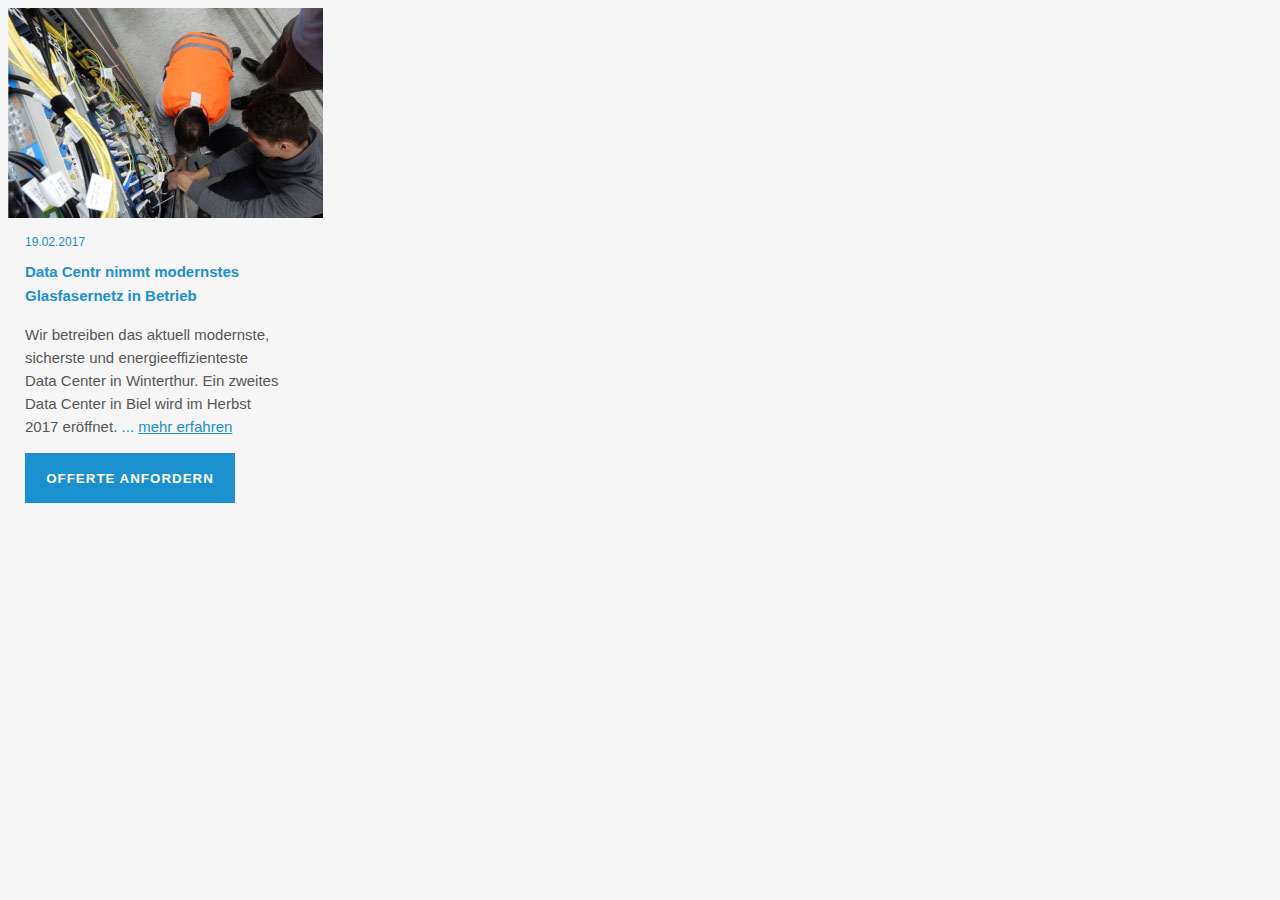
<file: Markup/Homeworks/Homework1/HW1(markup)/index.html>
<!DOCTYPE html>
<html>
<head>
	<meta charset="utf-8">
	<title>Homework 1</title>
	<link media="all" rel="stylesheet" href="css/main.css">
</head>
<body>
	<header>
	<img id="img1" src="images/image.jpg" alt="Main Picture">
	</header>
	<main>
		<time>19.02.2017</time>
		<article>
			<h1>Data Centr nimmt modernstes Glasfasernetz in Betrieb</h1>
			<p class="text">
				Wir betreiben das aktuell modernste,<br>sicherste und energieeffizienteste<br>
				Data Center in Winterthur. Ein zweites<br>Data Center in Biel wird im Herbst<br>
				2017 eröffnet. <span id="link1">... <a>mehr erfahren</a></span>
			</p>
			<button>OFFERTE ANFORDERN</button>
		</article>
	</main>
</body>
</html>
</file>
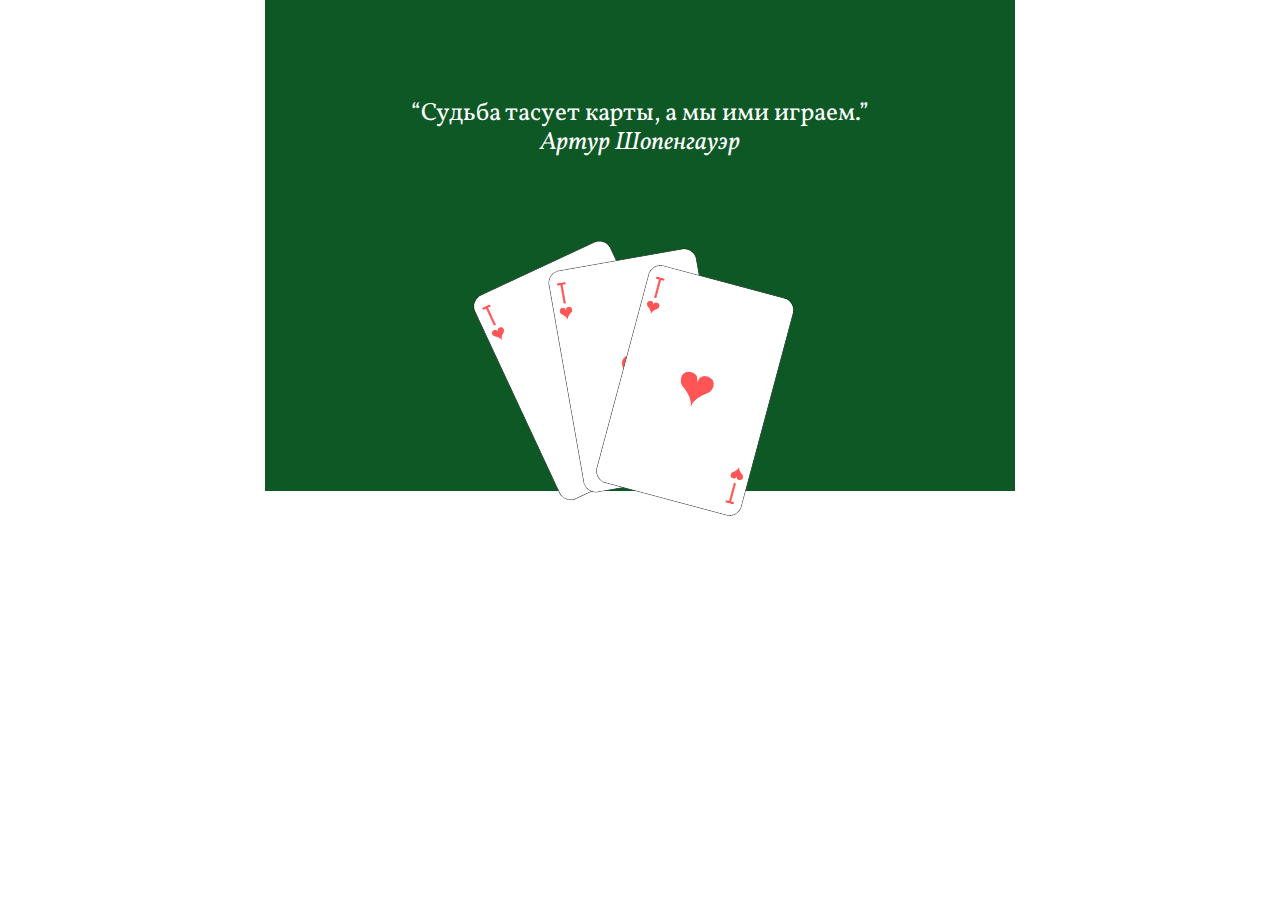
<file: Markup/Homeworks/Homework3/Additional1/index.html>
<!DOCTYPE html>
<html>
    <head>
        <link rel="stylesheet" href="css/normalize.css">
        <link href="https://fonts.googleapis.com/css?family=Vollkorn:600i,700" rel="stylesheet">
        <link media="all" href="css/style.css" rel="stylesheet">  
        <meta name="viewport" content="width=device-width, 
        initial-scale=1.0, 
        maximum-scale=1.0, 
        user-scalable=no">
    </head>
    <body>
        <div class="wrapper">
            <section class="cards">
                <div class="quote">
                        <q>Судьба тасует карты, а мы ими играем.</q><br>
                        <cite>Артур Шопенгауэр</cite>
                </div>
                <div class="three-cards">
                    <img src="img/card01.png" alt="back-card" class="ace1">
                    <img src="img/card01.png" alt="middle-card" class="ace2">
                    <img src="img/card01.png" alt="front-card" class="ace3">
                </div>
            </section>
        </div>
    </body>
</html>
</file>
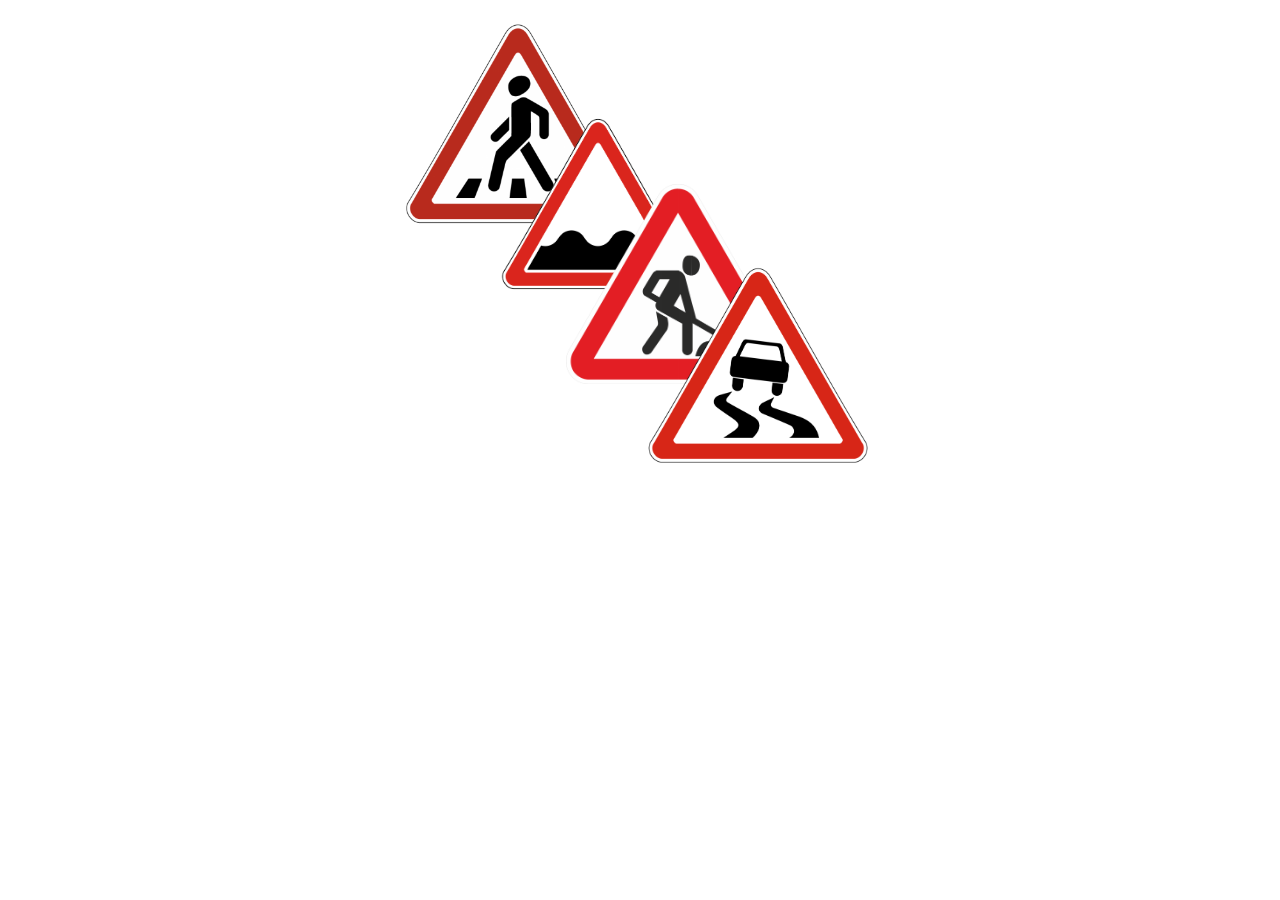
<file: Markup/Homeworks/Homework3/Additional2/index.html>
<!DOCTYPE html>
<html>
    <head>
        <link rel="stylesheet" href="css/normalize.css">
        <link href="https://fonts.googleapis.com/css?family=Vollkorn:600i,700" rel="stylesheet">
        <link media="all" href="css/style.css" rel="stylesheet">  
        <meta name="viewport" content="width=device-width, 
        initial-scale=1.0, 
        maximum-scale=1.0, 
        user-scalable=no">
    </head>
    <body>
        <div class="wrapper">
            <div class="peshehod show">
                <div class="discr">
                    Приближение к нерегулируемому пешеходному переходу, обозначенному соответствующими 
                    дорожными знаками или дорожной разметкой. Предупреждающий знак устанавливается вне 
                    населенных пунктов на расстоянии 150–300 м, в населенных пунктах — на расстоянии 
                    50–100 м до начала опасного участка. При необходимости знак устанавливается и на 
                    ином расстоянии, которое указывается на табличке
                </div>
            </div>
            <div class="yama show">
                <div class="discr">
                    Знак предупреждает водителя о том, что он подъезжает к участку дороги, на поверхности 
                    которого могут быть ямы, выбоины и другие неровности. Такие знаки, как правило, 
                    устанавливают на аварийных участках проезжей части дороги или там, где производится ее 
                    ремонт.
                </div>
            </div>   
            <div class="dorozhnie-raboti show">
                <div class="discr">
                    Знак устанавливается перед участком дороги, на котором проводятся дорожные работы. Знак 
                    устанавливается вне населенных пунктов на расстоянии 150–300 м, в населенных пунктах — 
                    на расстоянии 50–100 м до начала такого участка. При необходимости, знак устанавливается 
                    и на ином расстоянии, которое указывается на табличке
                </div>

            </div>
            <div class="zanos show">
                <div class="discr">
                    Знак предупреждает водителя о том, что он подъезжает к участку дороги, поверхность которой 
                    может быть скользкой. Такие знаки, как правило, устанавливают в зимнее время при подъезде к 
                    мостам, поворотам, подъемам и спускам. Водитель должен заранее подобрать скорость движения 
                    транспортного средства и быть готовым к тому, что автомобиль может самопроизвольно менять 
                    траекторию движения, возможен занос задней оси автомобиля.
                </div>
            </div>
        </div>
    </body>
</html>
</file>
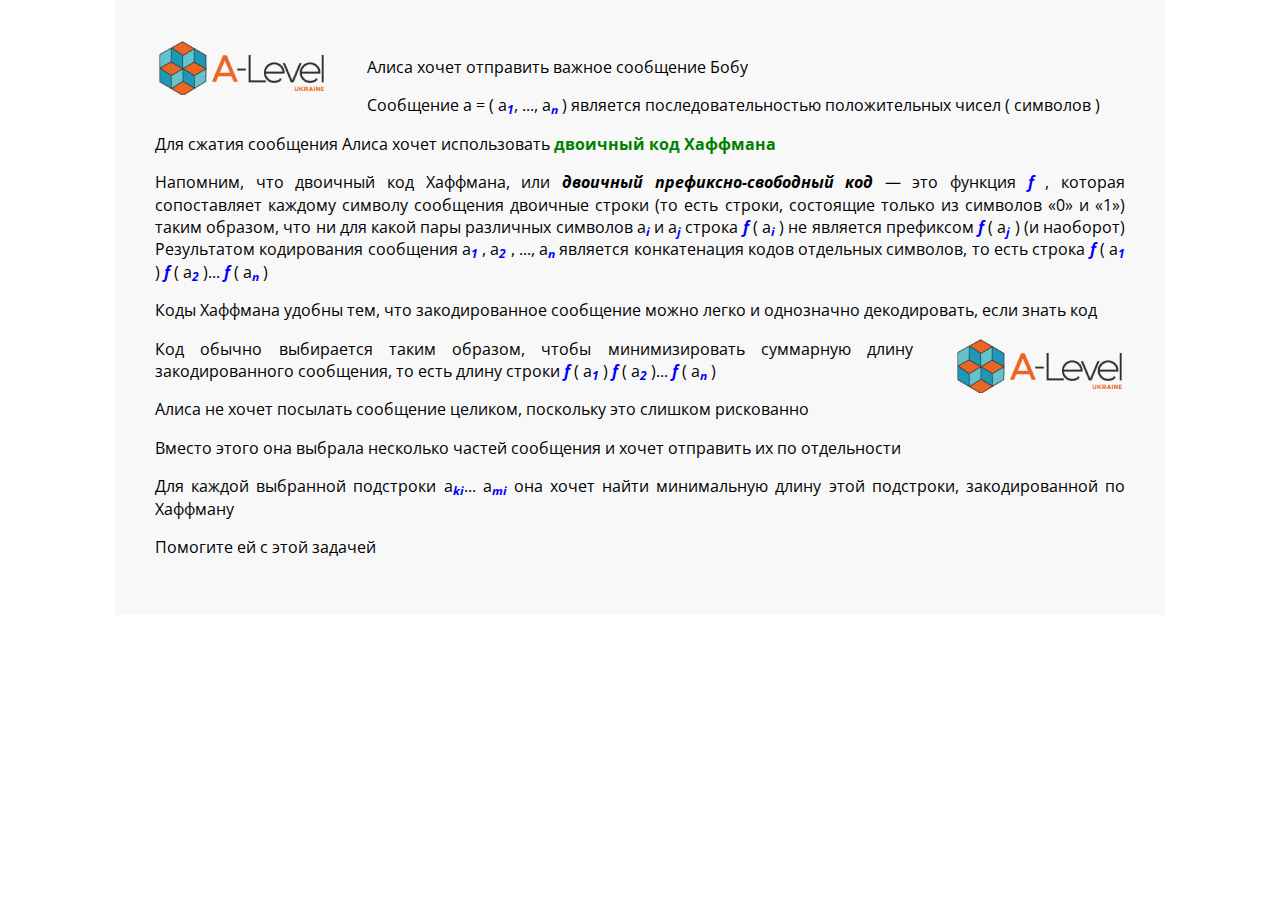
<file: Markup/Homeworks/Homework3/Required/index.html>
<!DOCTYPE html>
<html>
    <head>
        <link rel="stylesheet" href="css/normalize.css">
        <link href="https://fonts.googleapis.com/css?family=Open+Sans:400,400i,700,700i" rel="stylesheet">
        <link media="all" href="css/style.css" rel="stylesheet">  
        <meta name="viewport" content="width=device-width, 
        initial-scale=1.0, 
        maximum-scale=1.0, 
        user-scalable=no">
    </head>
    <body>
        <div class="wrapper">
            <article class="only">
                <img class="first-image" src="img/a-level-ico.png" alt="A-level image">
                
                <p>Алиса хочет отправить важное сообщение Бобу</p>
                <p>Сообщение a = ( a<sub class="blue">1</sub>, ..., a<sub class="blue">n</sub> ) является последовательностью положительных чисел ( символов )</p>
                <p>Для сжатия сообщения Алиса хочет использовать <span class="special" title="двоичный префиксно-свободный код">двоичный код Хаффмана</span></p>
                <p>Напомним, что двоичный код Хаффмана, или <b><i>двоичный префиксно-свободный код</i></b> — это функция <span class="blue">f</span> , 
                   которая сопоставляет каждому символу сообщения двоичные строки (то есть строки, 
                   состоящие только из символов «0» и «1») таким образом, 
                   что ни для какой пары различных символов a<sub class="blue">i</sub> и a<sub class="blue">j</sub> строка <span class="blue">f</span> ( a<sub class="blue">i</sub> ) 
                   не является префиксом <span class="blue">f</span> ( a<sub class="blue">j</sub> ) (и наоборот)
                        
                   Результатом кодирования сообщения a<sub class="blue">1</sub> , a<sub class="blue">2</sub> , ..., a<sub class="blue">n</sub> является конкатенация кодов отдельных символов, 
                   то есть строка <span class="blue">f</span> ( a<sub class="blue">1</sub> ) <span class="blue">f</span> ( a<sub class="blue">2</sub> )... <span class="blue">f</span> ( a<sub class="blue">n</sub> )</p>  
                <p>Коды Хаффмана удобны тем, что закодированное сообщение можно легко и однозначно декодировать, если знать код</p>
                <img class="second-image" src="img/a-level-ico.png" alt="A-level image">
                <p>Код обычно выбирается таким образом, чтобы минимизировать суммарную длину закодированного сообщения, 
                   то есть длину строки <span class="blue">f</span> ( a<sub class="blue">1</sub> ) <span class="blue">f</span> ( a<sub class="blue">2</sub> )... <span class="blue">f</span> ( a<sub class="blue">n</sub> )</p>
                        
                <p>Алиса не хочет посылать сообщение целиком, поскольку это слишком рискованно</p>
                        
                <p>Вместо этого она выбрала несколько частей сообщения и хочет отправить их по отдельности</p>
                        
                <p>Для каждой выбранной подстроки a<sub class="blue">ki</sub>... a<sub class="blue">mi</sub> она хочет найти минимальную длину этой подстроки, закодированной по Хаффману</p>
                        
                <P>Помогите ей с этой задачей</p>
            </article>
        </div>
    </body>
</html>
</file>
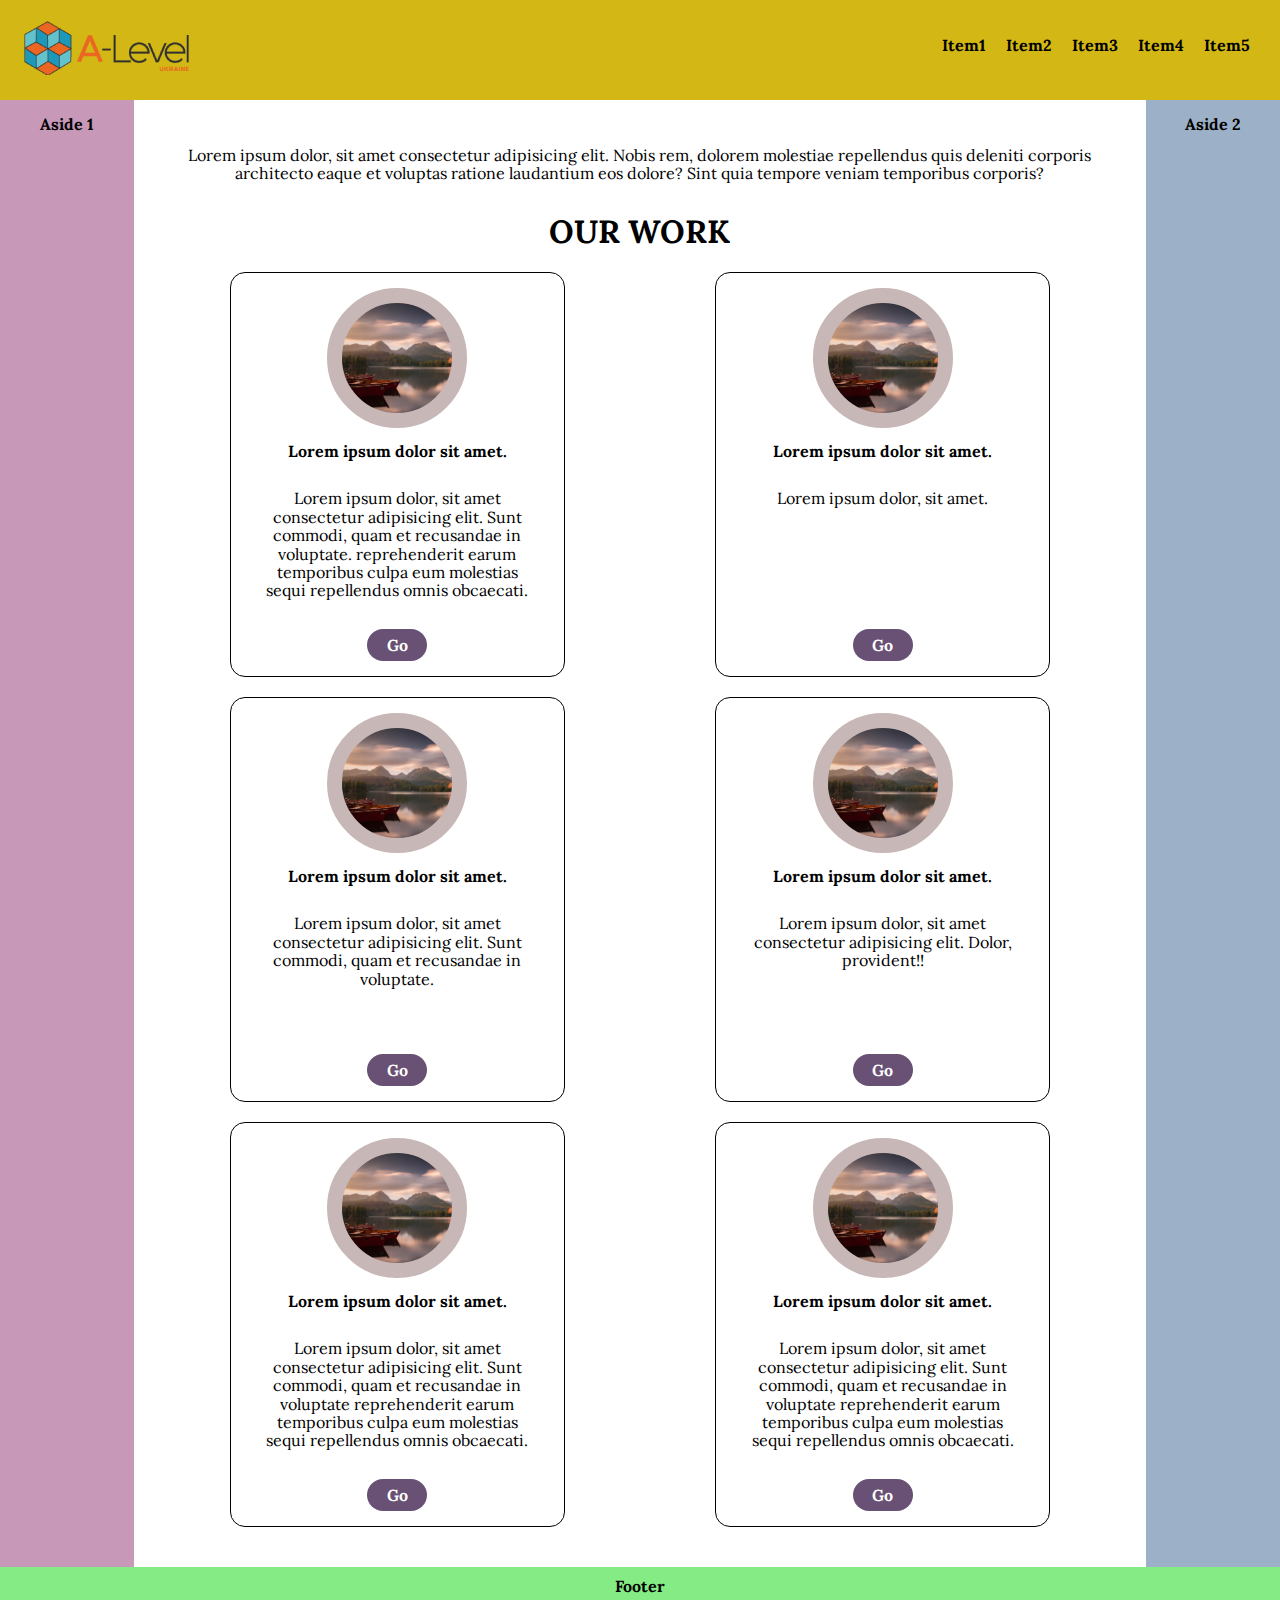
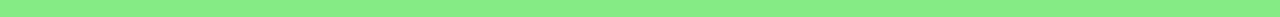
<file: Markup/Homeworks/Homework4/homework4/index.html>
<!DOCTYPE html>
<html>
    <head>
        <link rel="stylesheet" href="css/normalize.css">
        <link href="https://fonts.googleapis.com/css?family=Lora:400,700" rel="stylesheet">
        <link media="all" href="css/style.css" rel="stylesheet">  
        <meta name="viewport" content="width=device-width, 
        initial-scale=1.0, 
        maximum-scale=1.0, 
        user-scalable=no">
    </head>
    <body>
        <div class="wrapper">
                <header class="main-header">
                    <div class="logo">
                        <img src="img/a-level-ico.png" alt="Logotype">
                    </div>
                    <div class="navigation-box">
                        <nav class="navigation-bar">
                            <ul class="items">
                                <li><a href="#">Item1</a></li>
                                <li><a href="#">Item2</a></li>
                                <li><a href="#">Item3</a></li>
                                <li><a href="#">Item4</a></li>
                                <li><a href="#">Item5</a></li>
                            </ul>
                        </nav>
                    </div>
                </header>
                <main>
                    <div class="container">
                        <div class="content">
                            <p class="text">
                                Lorem ipsum dolor, sit amet consectetur adipisicing elit. Nobis rem, dolorem molestiae repellendus quis deleniti corporis architecto eaque et voluptas ratione laudantium eos dolore? Sint quia tempore veniam temporibus corporis?
                            </p>
                            <h1 class="header-top">
                                Our work
                            </h1>
                            <div class="cards">
                                <div class="card-solo">
                                    <div class="block-wrapper">
                                        <div class="picture"></div>
                                        <h2>Lorem ipsum dolor sit amet.</h2>
                                        <p>Lorem ipsum dolor, sit amet consectetur adipisicing elit. Sunt commodi, quam et recusandae in voluptate. reprehenderit earum temporibus culpa eum molestias sequi repellendus omnis obcaecati.</p>
                                    </div>
                                    <button class="go"><a href="#">Go</a></button>
                                </div>
                                <div class="card-solo">
                                    <div class="block-wrapper">
                                        <div class="picture"></div>
                                        <h2>Lorem ipsum dolor sit amet.</h2>
                                        <p>Lorem ipsum dolor, sit amet.</p>
                                    </div>
                                    <button class="go"><a href="#">Go</a></button>
                                </div>
                                <div class="card-solo">
                                    <div class="block-wrapper">
                                        <div class="picture"></div>
                                        <h2>Lorem ipsum dolor sit amet.</h2>
                                        <p>Lorem ipsum dolor, sit amet consectetur adipisicing elit. Sunt commodi, quam et recusandae in voluptate.</p>
                                    </div>
                                    <button class="go"><a href="#">Go</a></button>
                                </div>
                                <div class="card-solo">
                                    <div class="block-wrapper">
                                        <div class="picture"></div>
                                        <h2>Lorem ipsum dolor sit amet.</h2>
                                        <p>Lorem ipsum dolor, sit amet consectetur adipisicing elit. Dolor, provident!!</p>
                                    </div>
                                    <button class="go"><a href="#">Go</a></button>
                                </div>
                                <div class="card-solo">
                                    <div class="block-wrapper">
                                        <div class="picture"></div>
                                        <h2>Lorem ipsum dolor sit amet.</h2>
                                        <p>Lorem ipsum dolor, sit amet consectetur adipisicing elit. Sunt commodi, quam et recusandae in voluptate reprehenderit earum temporibus culpa eum molestias sequi repellendus omnis obcaecati.</p>
                                    </div>
                                    <button class="go"><a href="#">Go</a></button>
                                </div>
                                <div class="card-solo">
                                    <div class="block-wrapper">
                                        <div class="picture"></div>
                                        <h2>Lorem ipsum dolor sit amet.</h2>
                                        <p>Lorem ipsum dolor, sit amet consectetur adipisicing elit. Sunt commodi, quam et recusandae in voluptate reprehenderit earum temporibus culpa eum molestias sequi repellendus omnis obcaecati.</p>
                                    </div>
                                    <button class="go"><a href="#">Go</a></button>
                                </div>
                            </div>
                         </div>  
                        <aside class="left">
                            Aside 1
                        </aside>
                        <aside class="right">
                            Aside 2
                        </aside>
                    </div>
                </main>
                <footer class="main-footer">
                    Footer
                </footer>
        </div>
    </body>
</html>
</file>
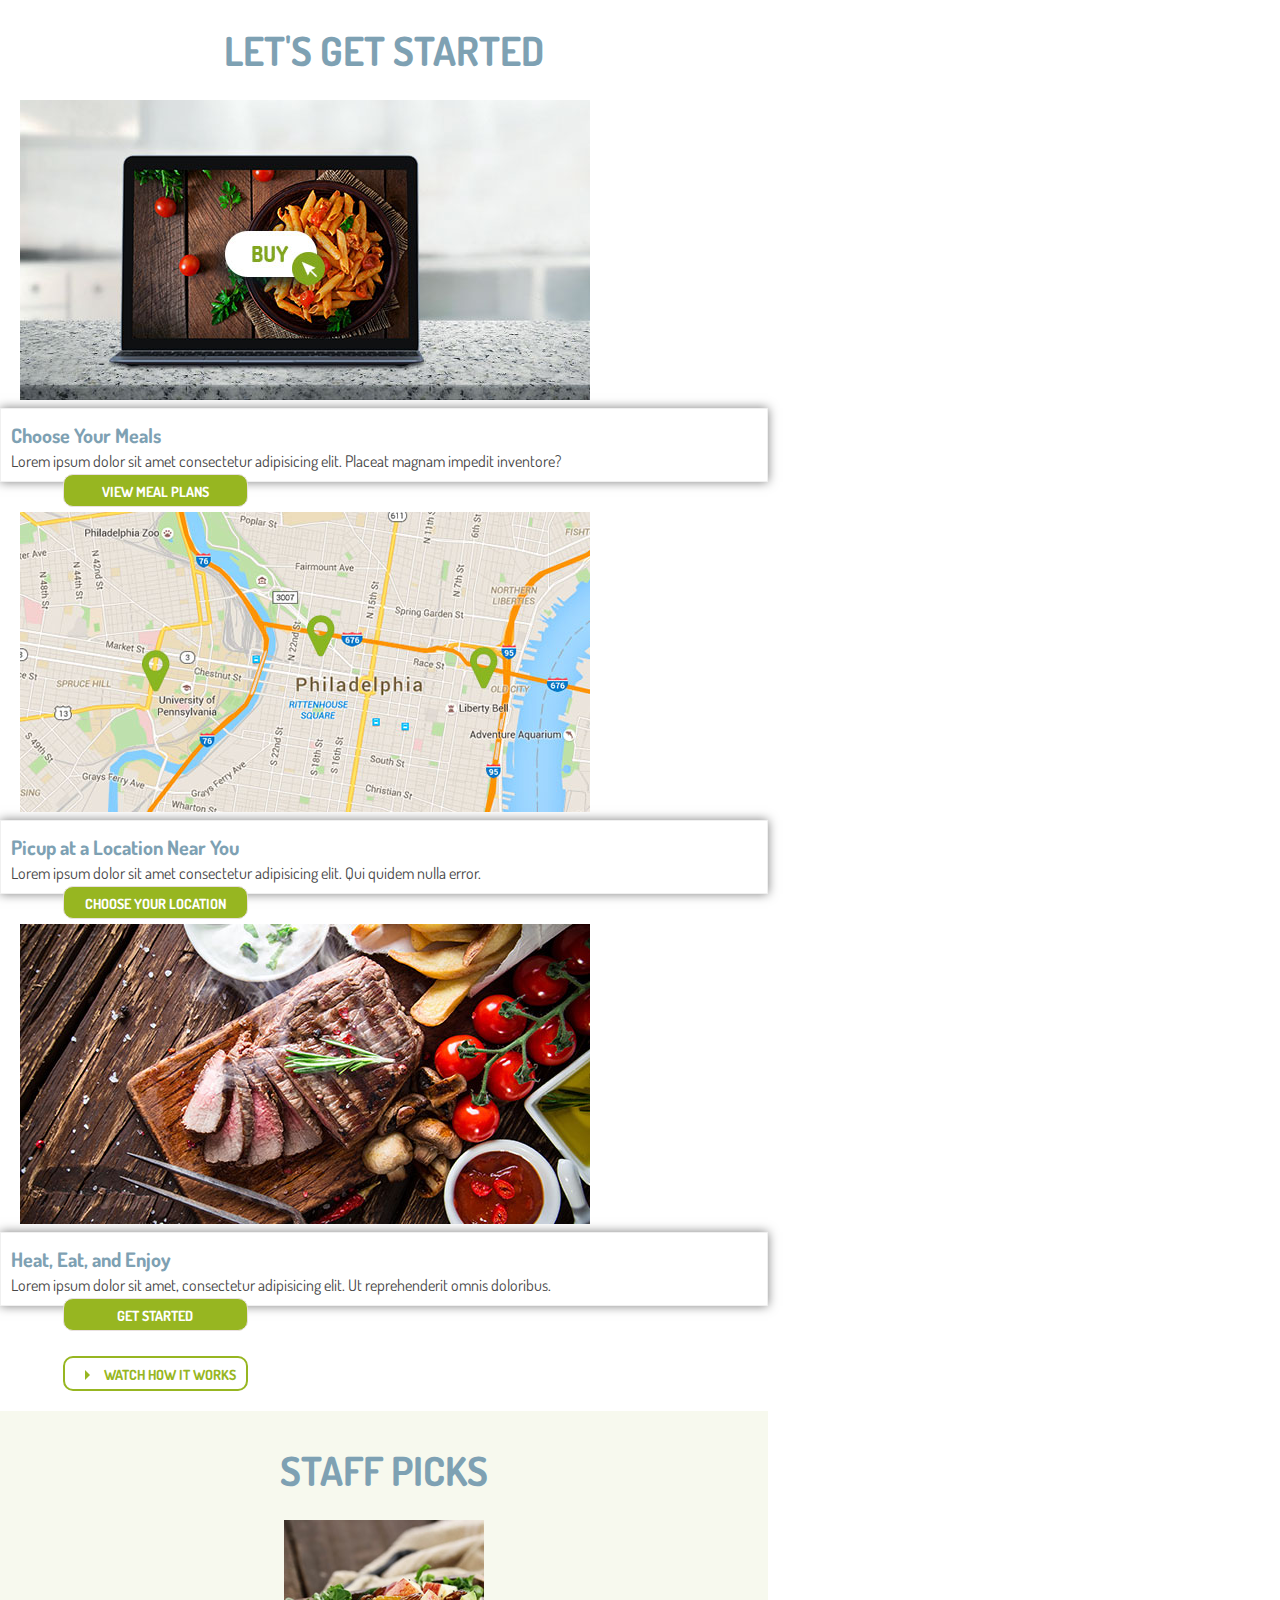
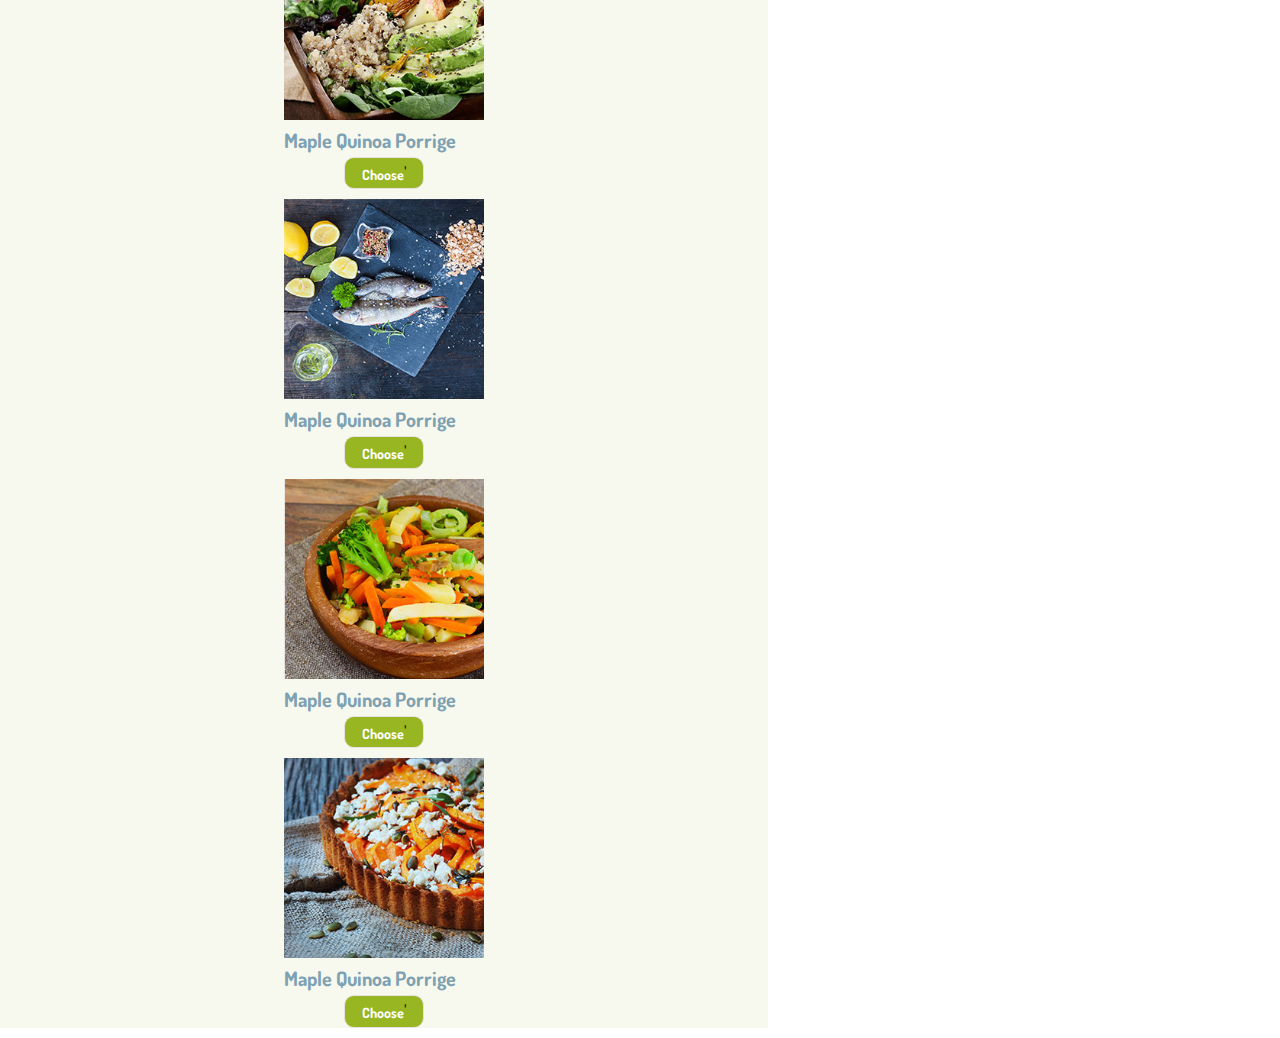
<file: Markup/Homeworks/Homework5/Hw5/index.html>
<!DOCTYPE html>
<html>
    <head>
        <link rel="stylesheet" href="css/normalize.css">
        <link href="https://fonts.googleapis.com/css?family=Dosis:500,700" rel="stylesheet">
        <link media="all" href="css/style.css" rel="stylesheet">  
        <meta name="viewport" content="width=device-width, 
        initial-scale=1">
    </head>
    <body>
        <div class="wrapper">
               <div class="start-screen">
                   <h1 class="header">Let's get started</h1>
               </div>
               <div class="interactive-block">
                    <div class="picture"><img src="img/grid-image-1.jpg" alt="computer-buy"></div>
                    <div class="block__text">
                        <h2 class="block__text_header">Choose Your Meals</h2>
                        <p class="text-part">Lorem ipsum dolor sit amet consectetur adipisicing elit. Placeat magnam impedit inventore?</p>
                        <button class="button"><a href="#">VIEW MEAL PLANS</a> </button>
                    </div>
                </div>
                <div class="interactive-block">
                    <div class="picture"><img src="img/grid-image-2.jpg" alt="map"></div>
                    <div class="block__text">
                        <h2 class="block__text_header">Picup at a Location Near You</h2>
                        <p class="text-part">Lorem ipsum dolor sit amet consectetur adipisicing elit. Qui quidem nulla error.</p>
                        <button class="button"><a href="#">CHOOSE YOUR LOCATION</a> </button>
                    </div>
                </div>
                <div class="interactive-block">
                    <div class="picture"><img src="img/grid-image-3.jpg" alt="meat"></div>
                    <div class="block__text">
                        <h2 class="block__text_header">Heat, Eat, and Enjoy</h2>
                        <p class="text-part">Lorem ipsum dolor sit amet, consectetur adipisicing elit. Ut reprehenderit omnis doloribus.</p>
                        <button class="button"><a href="#">GET STARTED</a> </button>
                    </div>
                </div>
                <button class="watch-how"> <div class="border arrow"></div> <a href="#"> WATCH HOW IT WORKS</a></button>
                <aside class="staff-picks">
                    <div class="pick-block">
                        <h1 class="header"> STAFF PICKS</h1>
                        <div class="pick">
                            <div class="staff-pick-pic"><img src="img/grid-image-5.jpg" alt="First-dish"> </div>
                            <h2 class="block__text_header">Maple Quinoa Porrige</h2>
                            <button class="button-last"><a href="#">Choose</a>'</button>
                        </div>
                        <div class="pick">
                            <div class="staff-pick-pic"><img src="img/grid-image-4.jpg" alt="Second-dish"> </div>
                            <h2 class="block__text_header">Maple Quinoa Porrige</h2>
                            <button class="button-last"><a href="#">Choose</a>'</button>
                        </div>
                        <div class="pick">
                            <div class="staff-pick-pic"><img src="img/grid-image-6.jpg" alt="Third-dish"> </div>
                            <h2 class="block__text_header">Maple Quinoa Porrige</h2>
                            <button class="button-last"><a href="#">Choose</a>'</button>
                        </div>
                        <div class="pick">
                            <div class="staff-pick-pic"><img src="img/grid-image-7.jpg" alt="Fourth-dish"> </div>
                            <h2 class="block__text_header">Maple Quinoa Porrige</h2>
                            <button class="button-last"><a href="#">Choose</a>'</button>
                        </div>
                    </div>
                </aside>
        </div>
    </body>
</html>
</file>
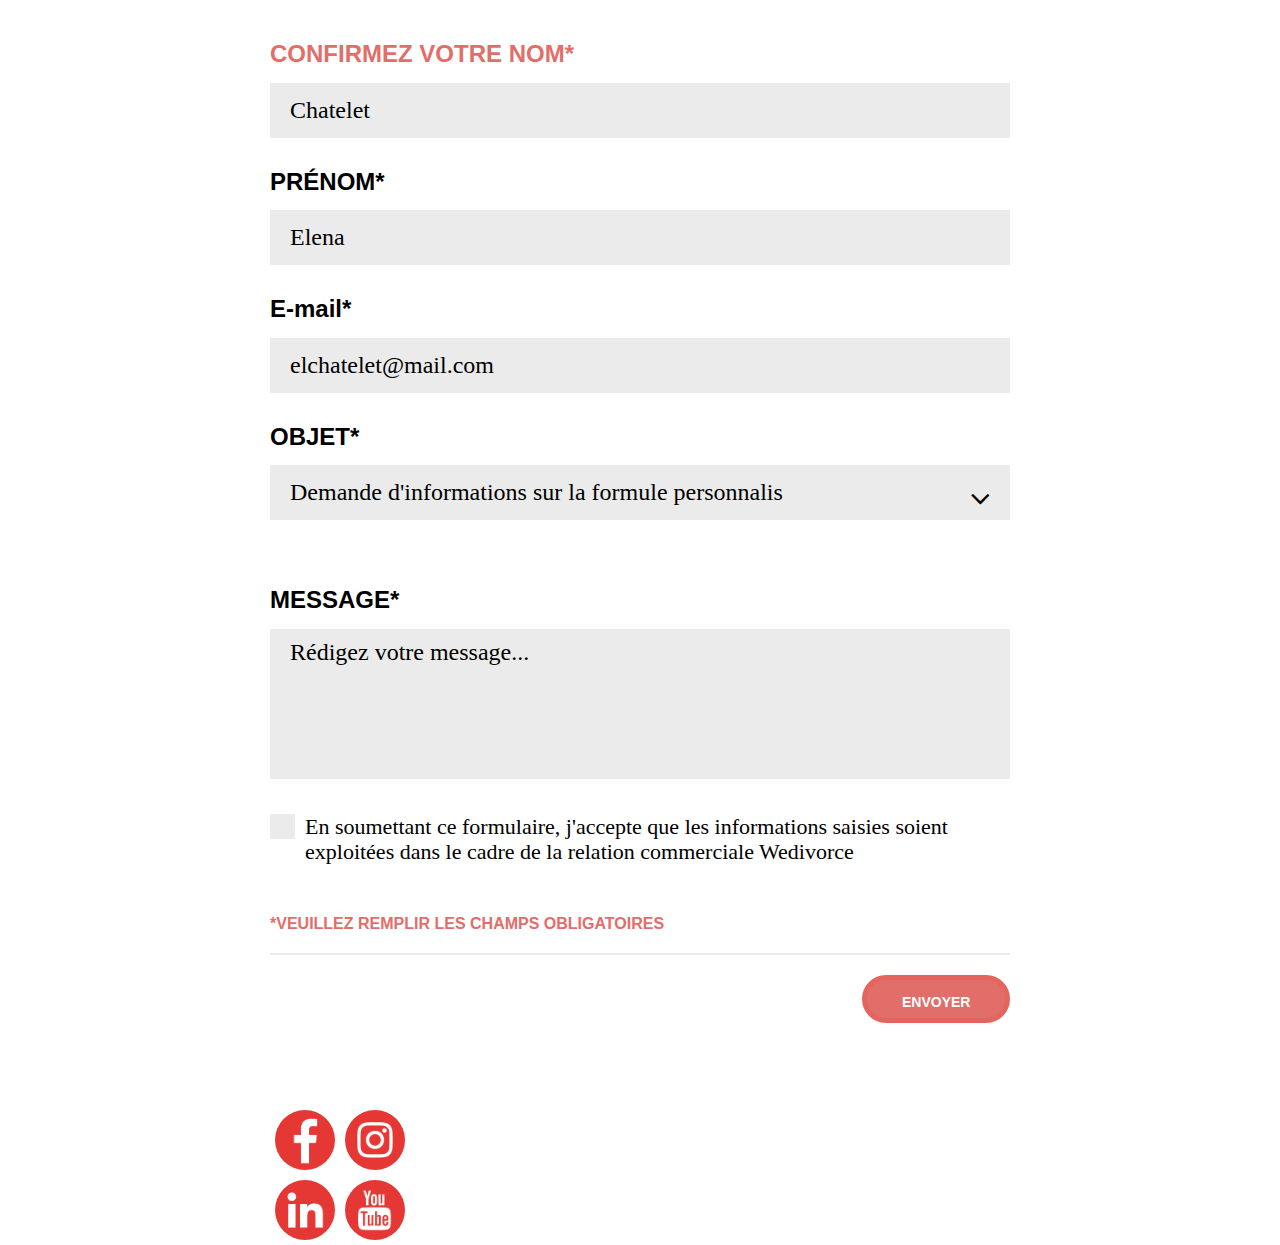
<file: Markup/Homeworks/Homework6/Homework6/index.html>
<!DOCTYPE html>
<html>
    <head>
        <link rel="stylesheet" href="css/normalize.css">
        <link media="all" href="css/style.css" rel="stylesheet">  
        <meta name="viewport" content="width=device-width, 
        initial-scale=1">
    </head>
    <body>
        <div class="wrapper">
            <div class="form">
                <label class="surname">
                    <span class="red-text">CONFIRMEZ VOTRE NOM*</span><br>
                    <input type="text" class="line-input" placeholder="Chatelet">
                </label>
                <label class="name">
                    <span class="just-text">PRÉNOM*</span> <br>
                    <input type="text" class="line-input" placeholder="Elena">
                </label>
                <label class="email">
                    <span class="just-text">E-mail*</span>
                    <input type="email" class="line-input" placeholder="elchatelet@mail.com">
                </label>
                <label class="object">
                    <span class="just-text">OBJET*</span> <br>
                    <select id="profil">
                            <option value="" style="display:none">Demande d'informations sur la formule personnalis</option>
                            <option value="Profil-personnel">Profil personnel</option>
                            <option value="Profil-d'entreprise">Profil d'entreprise</option>
                            <option value="L'invité">L'invité</option>
                            <option value="Compte-premium">Compte premium</option>
                    </select>
                    <span class="icon-angle-down"></span>
                </label>
                <label class="message">
                        <span class="just-text">MESSAGE*</span>
                        <textarea id="txt" placeholder="Rédigez votre message..."></textarea>
                </label>


                <label class="contain"> En soumettant ce formulaire, j'accepte que les informations saisies soient exploitées dans le cadre de la relation commerciale Wedivorce
                    <input type="checkbox" id="check" class="check" value="Yes">
                    <span class="mark"></span>
                </label>
                <div class="red-text down-text">*VEUILLEZ REMPLIR LES CHAMPS OBLIGATOIRES</div>
            </div>
            <div class="button-container">
                <button class="envoyer"><a href="#">ENVOYER</a></button>
            </div>
            <div class="icon-box">
                <a href="https://uk-ua.facebook.com/" target="_blank"><div class="img facebook-icon"></div></a>
                <a href="https://www.instagram.com/" target="_blank"><div class="img instagram-icon"></div></a> 
                <a href="https://www.linkedin.com/" target="_blank"><div class="img linkedin-icon"></div></a> 
                <a href="https://youtube.com/" target="_blank"><div class="img youtube-icon"></div></a> 
            </div>
        </div>
    </body>
</html>
</file>
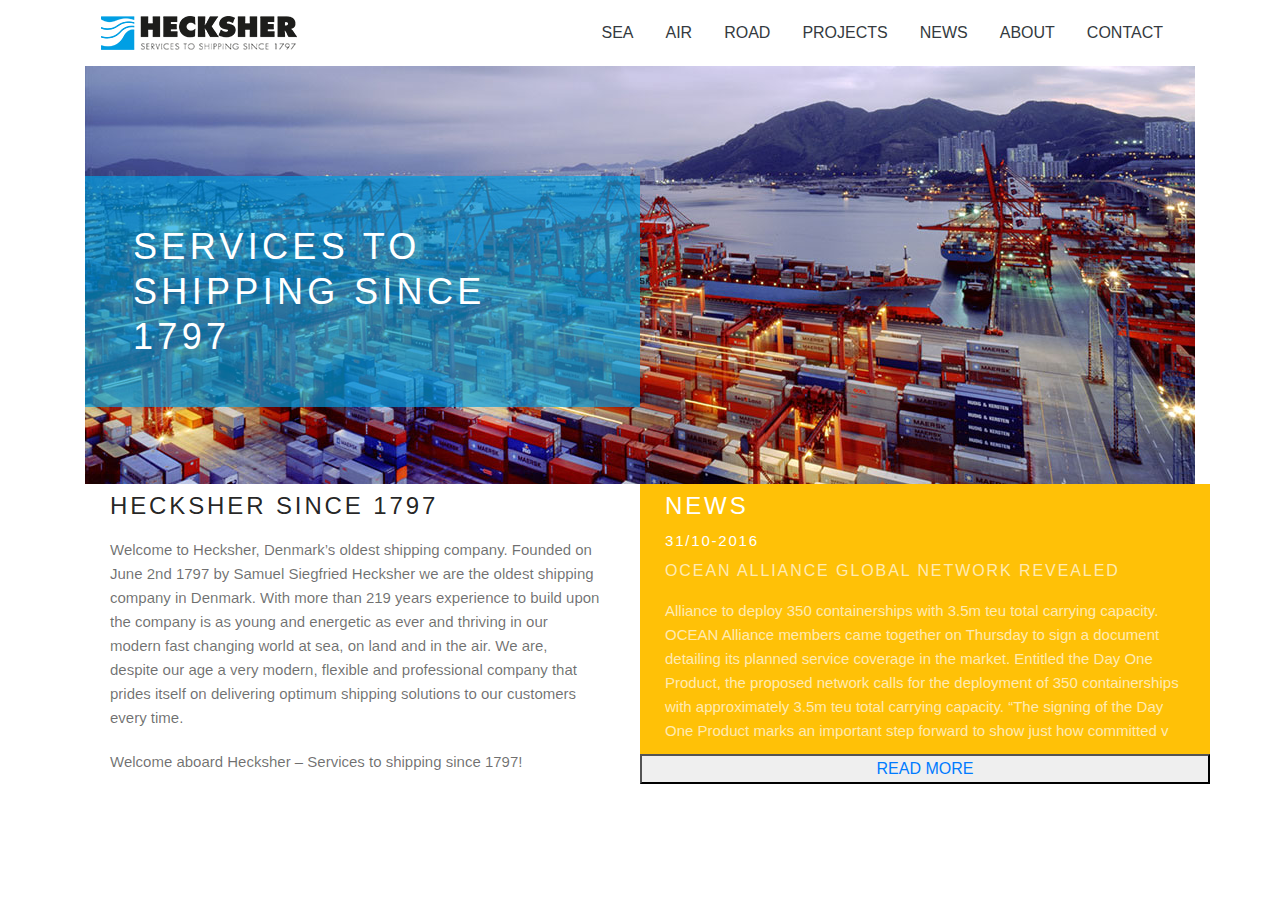
<file: Markup/Homeworks/module/FinalProject/index.html>
<!DOCTYPE html>
<html>
	<head>
		<meta charset="utf-8">
      	<title>Hecksher</title>
      	<meta name="viewport" content="width=device-width, initial-scale=1">
		<link href="https://fonts.googleapis.com/css?family=Open+Sans:300&display=swap" rel="stylesheet">
		<link rel="stylesheet" media="all" href="css/style.css">
		<link rel="stylesheet" href="https://stackpath.bootstrapcdn.com/bootstrap/4.3.1/css/bootstrap.min.css" integrity="sha384-ggOyR0iXCbMQv3Xipma34MD+dH/1fQ784/j6cY/iJTQUOhcWr7x9JvoRxT2MZw1T" crossorigin="anonymous">
		<script src="https://code.jquery.com/jquery-3.3.1.slim.min.js" integrity="sha384-q8i/X+965DzO0rT7abK41JStQIAqVgRVzpbzo5smXKp4YfRvH+8abtTE1Pi6jizo" crossorigin="anonymous"></script>
    	<script src="https://cdnjs.cloudflare.com/ajax/libs/popper.js/1.14.7/umd/popper.min.js" integrity="sha384-UO2eT0CpHqdSJQ6hJty5KVphtPhzWj9WO1clHTMGa3JDZwrnQq4sF86dIHNDz0W1" crossorigin="anonymous"></script>
    	<script src="https://stackpath.bootstrapcdn.com/bootstrap/4.3.1/js/bootstrap.min.js" integrity="sha384-JjSmVgyd0p3pXB1rRibZUAYoIIy6OrQ6VrjIEaFf/nJGzIxFDsf4x0xIM+B07jRM" crossorigin="anonymous"></script>
	</head>
	<body>
		<div class="container">
			<div class="row">
				<div class="col-12">
					<div class="d-flex justify-content-between flex-row">
						<div class="d-flex ">
							<div class="m-3">
								<img src="images/logo.png" alt="logo">
							</div>
							<button class="d-sm-none navbar-toggler navbar-light" data-toggle="collapse" data-target="#collapse-target">
								<span class="navbar-toggler-icon"></span>
							</button>
						</div>
						<nav class="navbar navbar-expand navbar-light">
							<div class="collapse navbar-collapse" id="collapse-target">
								<ul class="navbar-nav list-unstyled d-flex text-dark">
									<li class="mx-2 nav-item"><a href="#" class="nav-link text-dark">SEA</a></li>
									<li class="mx-2 nav-item"><a href="#" class="nav-link text-dark">AIR</a></li>
									<li class="mx-2 nav-item"><a href="#" class="nav-link text-dark">ROAD</a></li>
									<li class="mx-2 nav-item"><a href="#" class="nav-link text-dark">PROJECTS</a></li>
									<li class="mx-2 nav-item"><a href="#" class="nav-link text-dark">NEWS</a></li>
									<li class="mx-2 nav-item"><a href="#" class="nav-link text-dark">ABOUT</a></li>
									<li class="mx-2 nav-item"><a href="#" class="nav-link text-dark">CONTACT</a></li>
								</ul>
							</div>
						</nav>
					</div>
				</div>
			</div>
			<div class="row">
				<div class="col-lg-12">
					<header class="main-header" style="background-image: url('images/banner-image-1.jpg');">
						<div class="header-descripted">
								<p class="header-text">Services to </p>
								<p class="header-text">Shipping since 1797</p>
						</div>
					</header>	
				</div>
			</div>	
			<div class="row">
				<main class="d-flex main">
					<article class="col-6 d-flex flex-column justify-content-between">
						<h1 class="article-header"> HECKSHER SINCE 1797</h1>
						<p class="article-text">
							Welcome to Hecksher, Denmark’s oldest shipping company.
							Founded on June 2nd 1797 by Samuel Siegfried Hecksher we are the oldest shipping company in Denmark. With more than 219 years experience to build upon the company is as young and energetic as ever and thriving in our modern fast changing world at sea, on land and in the air.
							We are, despite our age a very modern, flexible and professional company that prides itself on delivering optimum shipping solutions to our customers every time.
						</p>	
						<p class="article-text">
							Welcome aboard Hecksher – Services to shipping since 1797!
						</p>
					</article>
					<article class="col-6 bg-warning d-flex flex-column justify-content-between p-0">
						<h1 class="article-header white">NEWS</h1>
						<div>
							<data class="data"> 
								31/10-2016
							</data>
							<h2 class="extra-header">
								Ocean Alliance global network revealed
							</h2>
						</div>
						<p class="article-text special-white">
							Alliance to deploy 350 containerships with 3.5m teu total carrying capacity. OCEAN Alliance members came together on Thursday to sign a document detailing its planned service coverage in the market.  Entitled the Day One Product, the proposed network calls for the deployment of 350 containerships with approximately 3.5m teu total carrying capacity. “The signing of the Day One Product marks an important step forward to show just how committed v
						</p>
						<button class="read-more-button"><a href="#">READ MORE</a></button>

					</div>
				</main>
		</div>

	</body>
	
</html>
</file>
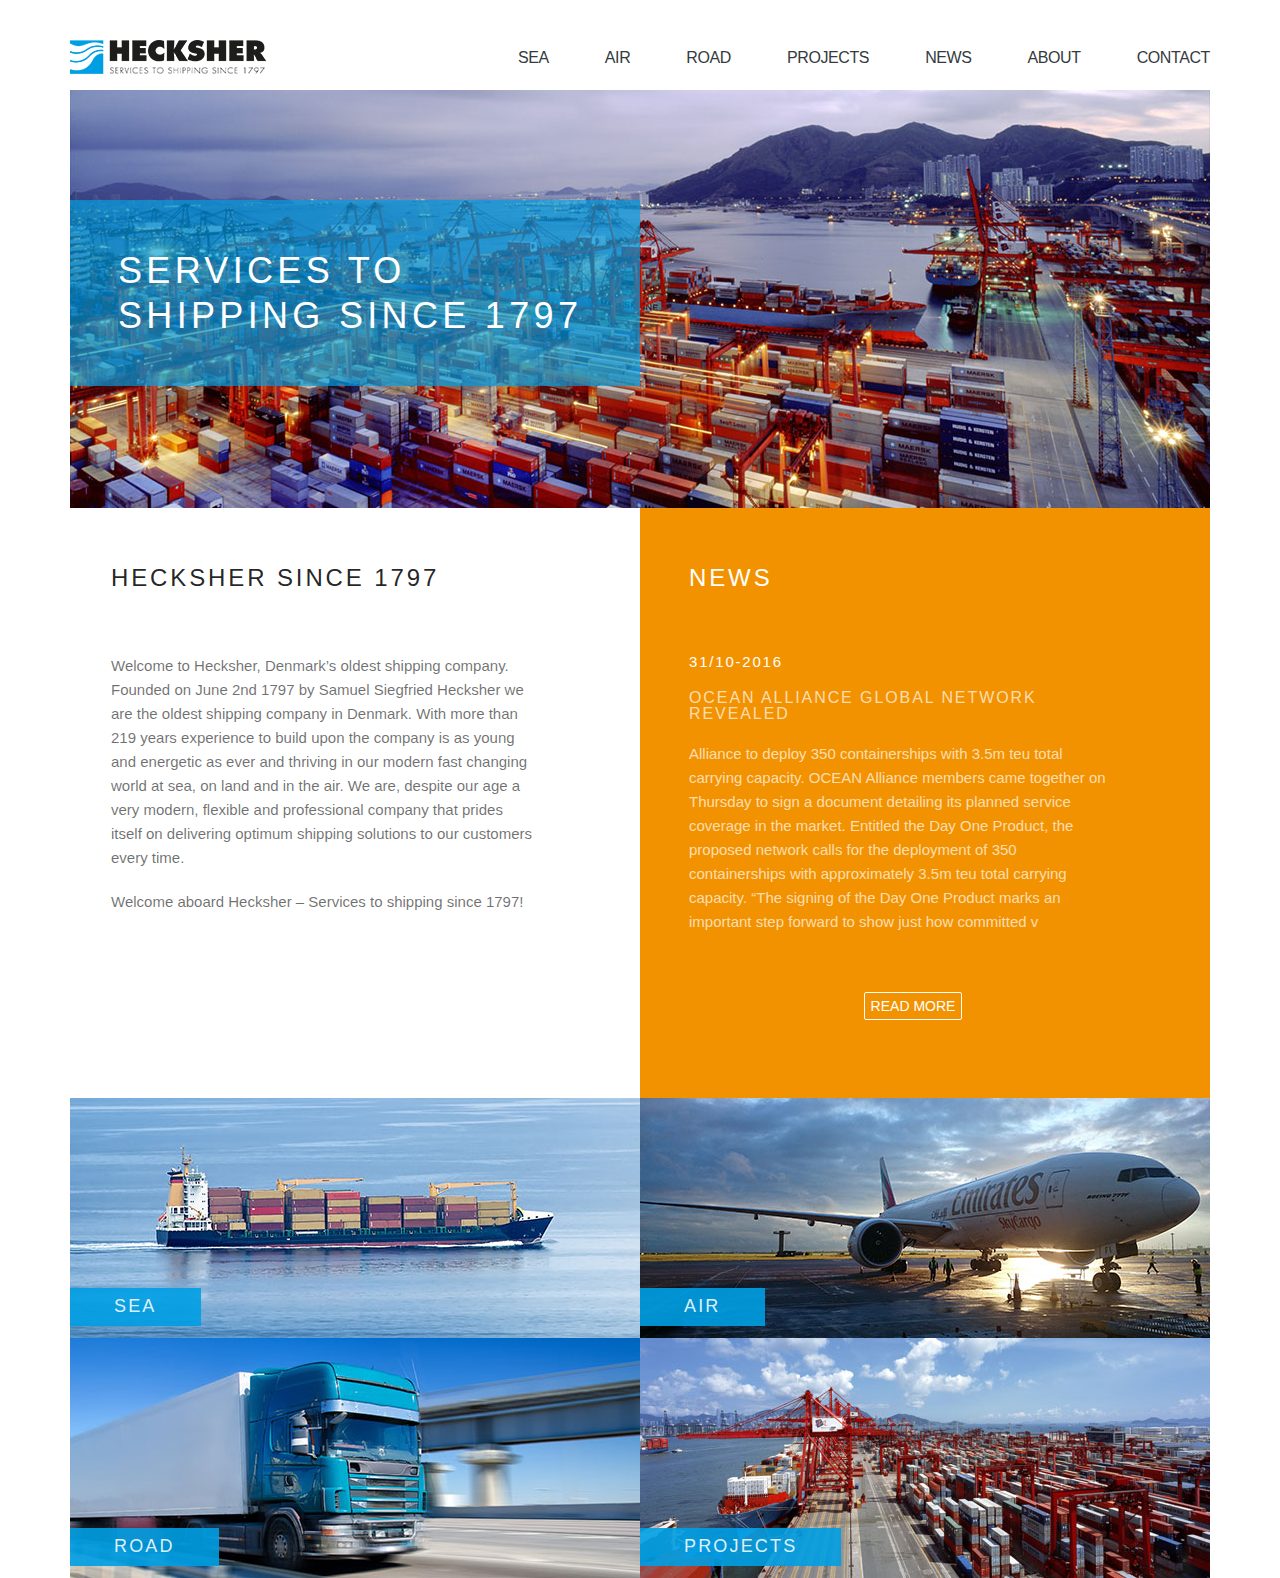
<file: Markup/Homeworks/module/lately-Finished/index.html>
<!DOCTYPE html>
<html>
	<head>
		<meta charset="utf-8">
      	<title>Hecksher</title>
		  <meta name="viewport" content="width=device-width, initial-scale=1">
		<link rel="shortcut icon" href="images/fav.png" type="image/png">
		<link href="https://fonts.googleapis.com/css?family=Open+Sans:300&display=swap" rel="stylesheet">
		<link rel="stylesheet" media="all" href="css/style.css">
		<link rel="stylesheet" href="https://stackpath.bootstrapcdn.com/bootstrap/4.3.1/css/bootstrap.min.css" integrity="sha384-ggOyR0iXCbMQv3Xipma34MD+dH/1fQ784/j6cY/iJTQUOhcWr7x9JvoRxT2MZw1T" crossorigin="anonymous">
	</head>
	<body>
		<div class="container">
			<div class="row">
				<div class="col-12 d-flex flex-column flex-md-row justify-content-between px-0 mb-3 align-content-stretch">
						<div class="d-flex justify-content-between">
							<div>
								<img src="images/logo.png" alt="logo">
							</div>
							<div class="d-md-none align-self-center">
								<button class="navbar-toggler navbar-light" data-toggle="collapse" data-target="#collapse-target">
									<span class="navbar-toggler-icon"></span>
								</button>
							</div>	
						</div>
						<nav class="navbar navbar-expand-md navbar-light p-0">
							<div class="collapse navbar-collapse" id="collapse-target">
								<ul class="navbar-nav list-unstyled d-flex d-md-flex flex-md-row text-dark align-content-md-end text-center">
									<li class="list nav-item"><a href="#" class="nav-link text-dark p-md-0 py-2">SEA</a></li>
									<li class="list nav-item"><a href="#" class="nav-link text-dark p-md-0 py-2">AIR</a></li>
									<li class="list nav-item"><a href="#" class="nav-link text-dark p-md-0 py-2">ROAD</a></li>
									<li class="list nav-item"><a href="#" class="nav-link text-dark p-md-0 py-2">PROJECTS</a></li>
									<li class="list nav-item"><a href="#" class="nav-link text-dark p-md-0 py-2">NEWS</a></li>
									<li class="list nav-item"><a href="#" class="nav-link text-dark p-md-0 py-2">ABOUT</a></li>
									<li class="list last nav-item"><a href="#" class="nav-link text-dark p-md-0 py-2 ">CONTACT</a></li>
								</ul>
							</div>
						</nav>
				</div>
			</div>
			<div class="row">
				<div class="col-lg-12 p-0">
					<header class="main-header" style="background-image: url('images/banner-image-1.jpg');">
						<div class="header-descripted">
								<p class="header-text">Services to </p>
								<p class="header-text">Shipping since 1797</p>
						</div>
					</header>	
				</div>
			</div>	
			<div class="row">
				<main class="d-flex flex-wrap main">
					<div class="col-12 order-1 col-md-6 order-md-1 col-flex flex-column justify-content-between pr-2 pr-sm-5 pl-3 pt-5">
						<div class="align-self-start mb-3">
							<h1 class="article-header"> HECKSHER SINCE 1797</h1>
						</div>
					</div>
					<div class="col-12 order-3 col-md-6 order-md-2 d-flex flex-column justify-content-between pr-2 pr-sm-5 pl-4 pt-5 orange-block">
						<div class="align-self-start mb-3">
							<h1 class="article-header white">NEWS</h1>
						</div>
					</div>	
					<article class="col-12 order-2 col-md-6 order-md-3 d-flex flex-column justify-content-start pr-2 pr-sm-5 pl-3 correction">
							<p class="article-text">
								Welcome to Hecksher, Denmark’s oldest shipping company.
								Founded on June 2nd 1797 by Samuel Siegfried Hecksher we are the oldest shipping company in Denmark. With more than 219 years experience to build upon the company is as young and energetic as ever and thriving in our modern fast changing world at sea, on land and in the air.
								We are, despite our age a very modern, flexible and professional company that prides itself on delivering optimum shipping solutions to our customers every time.
							</p>	
							<p class="article-text downed-text">
								Welcome aboard Hecksher – Services to shipping since 1797!
							</p>
					</article>
					<article class="col-12 order-4 col-md-6 order-md-4 d-flex flex-column justify-content-between pr-2 pr-sm-5 pl-4 orange-block correction">
						<data class="data"> 
							31/10-2016
						</data>
						<h2 class="extra-header">
							Ocean Alliance global network revealed
						</h2>
						<p class="article-text special-white">
							Alliance to deploy 350 containerships with 3.5m teu total carrying capacity. OCEAN Alliance members came together on Thursday to sign a document detailing its planned service coverage in the market.  Entitled the Day One Product, the proposed network calls for the deployment of 350 containerships with approximately 3.5m teu total carrying capacity. “The signing of the Day One Product marks an important step forward to show just how committed v
						</p>
						<div class="text-center my-5">
							<button class="read-more-button"><a href="#">READ MORE</a></button>
						</div>
					</article>
				</main>
			</div>
			<div class="row">
				<div class="d-flex flex-wrap pictures-block">
					<div class="col-12 col-sm-6 image1 p-0">
						<button class="description-button">
							<a href="#">SEA</a>
						</button>
					</div>
					<div class="col-12 col-sm-6 image2 p-0">
						<button class="description-button">
							<a href="#">AIR</a>
						</button>
					</div>
					<div class="image3 col-12 col-sm-6 p-0">
						<button class="description-button">
							<a href="#">ROAD</a>
						</button>
					</div>
					<div class="col-12 col-sm-6 image4 p-0">
						<button class="description-button">
							<a href="#">PROJECTS</a>
						</button>
					</div>
				</div>
			</div>
		</div>
		<script src="https://code.jquery.com/jquery-3.3.1.slim.min.js" integrity="sha384-q8i/X+965DzO0rT7abK41JStQIAqVgRVzpbzo5smXKp4YfRvH+8abtTE1Pi6jizo" crossorigin="anonymous"></script>
    	<script src="https://cdnjs.cloudflare.com/ajax/libs/popper.js/1.14.7/umd/popper.min.js" integrity="sha384-UO2eT0CpHqdSJQ6hJty5KVphtPhzWj9WO1clHTMGa3JDZwrnQq4sF86dIHNDz0W1" crossorigin="anonymous"></script>
    	<script src="https://stackpath.bootstrapcdn.com/bootstrap/4.3.1/js/bootstrap.min.js" integrity="sha384-JjSmVgyd0p3pXB1rRibZUAYoIIy6OrQ6VrjIEaFf/nJGzIxFDsf4x0xIM+B07jRM" crossorigin="anonymous"></script>
	</body>
	
</html>
</file>
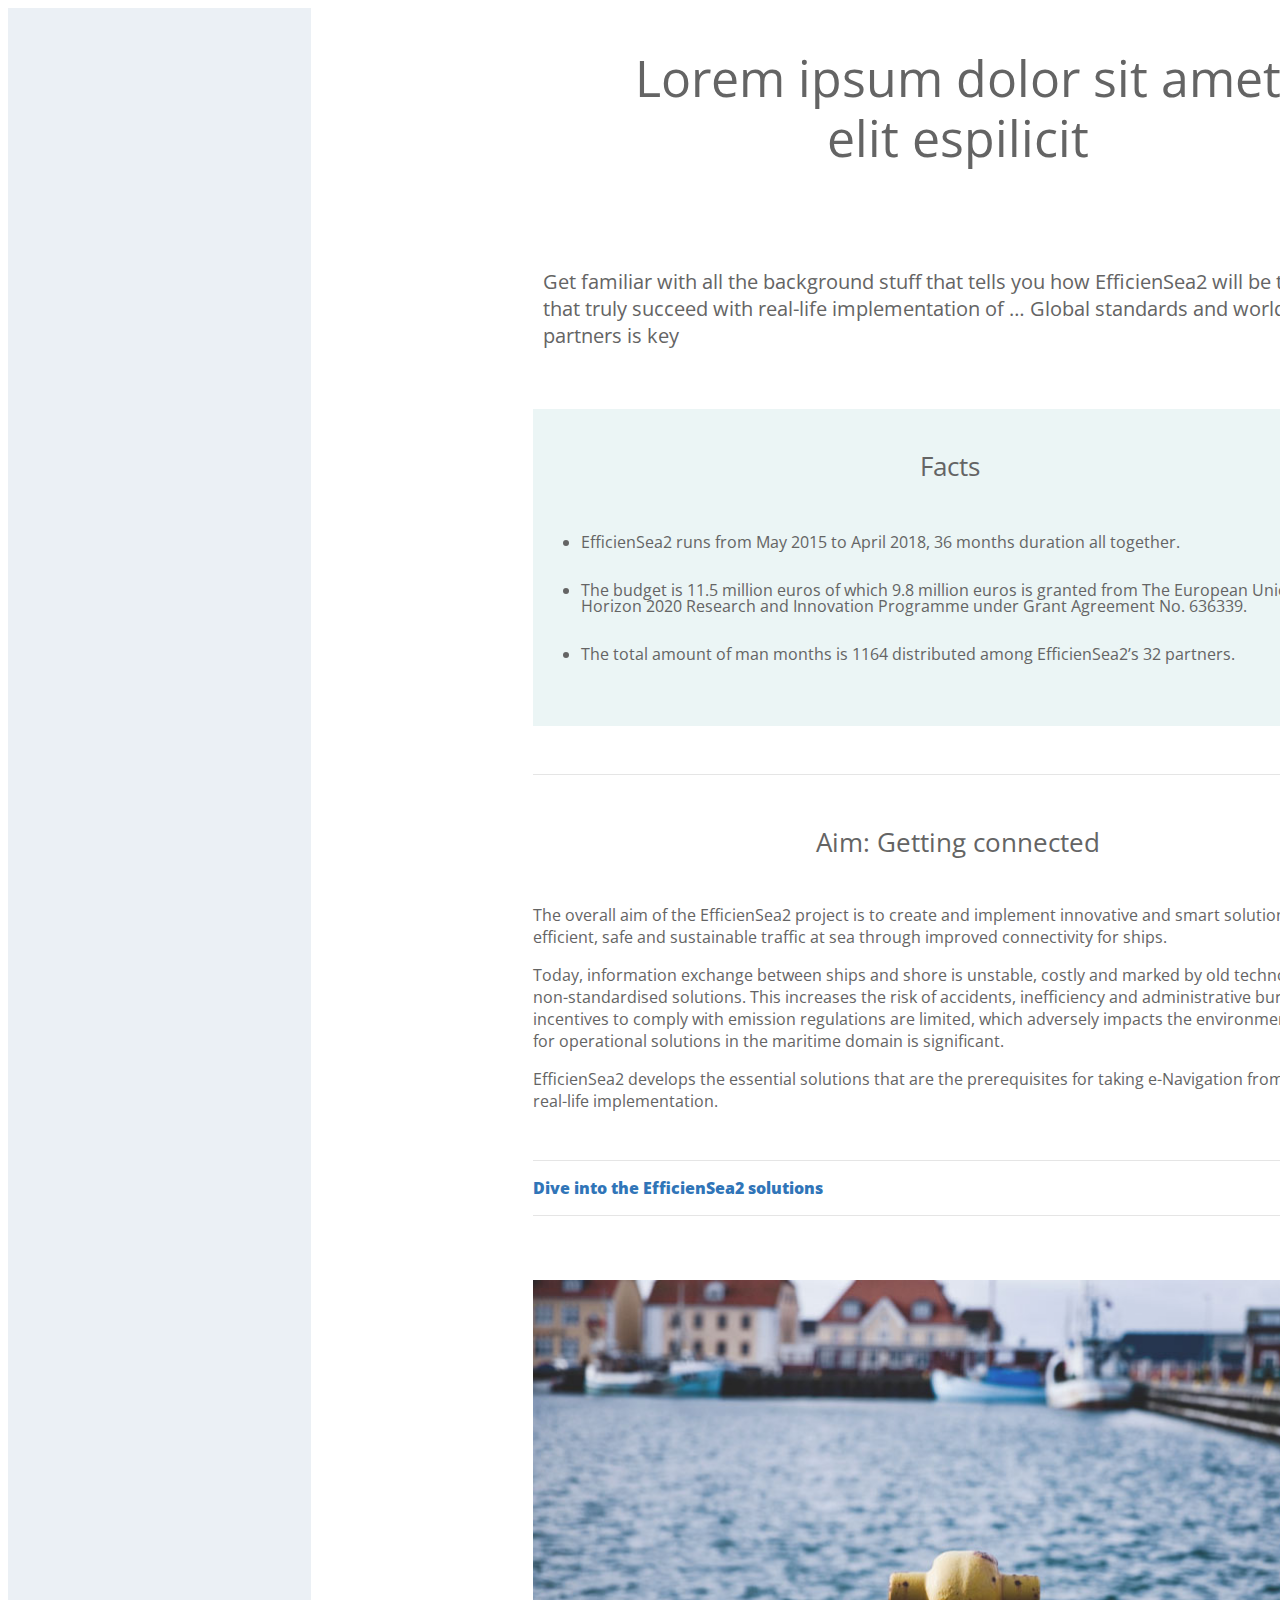
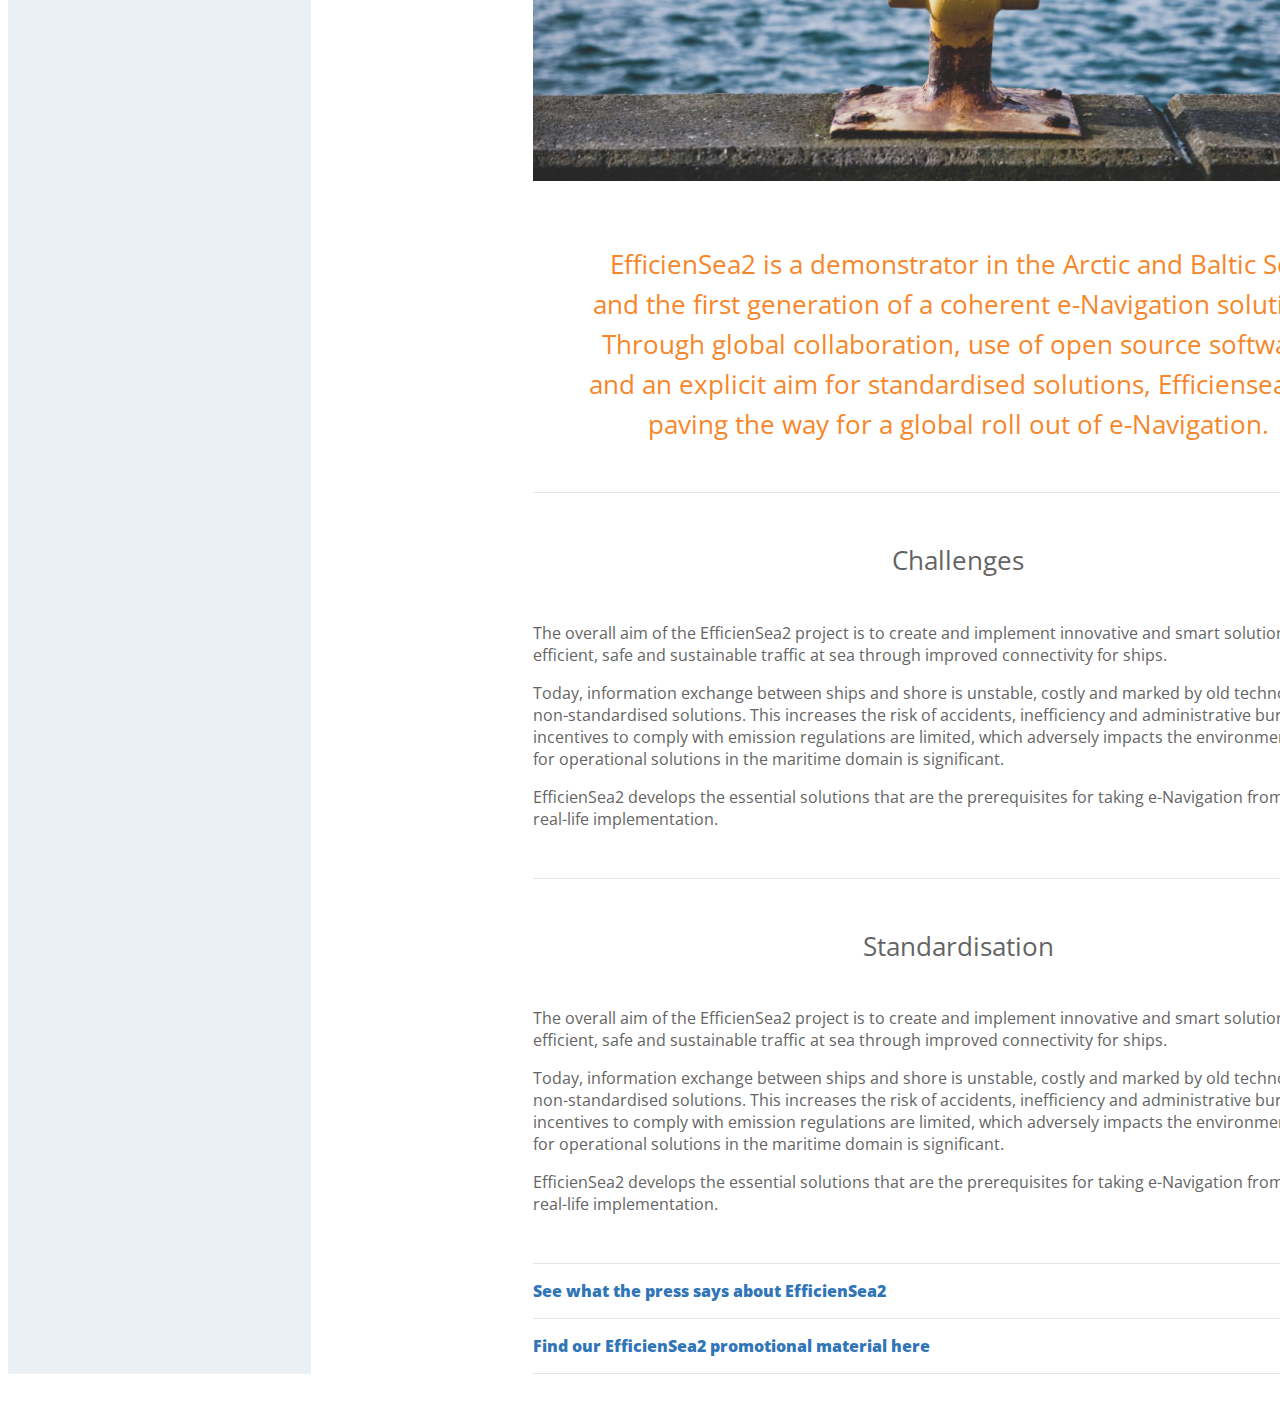
<file: Markup/Homeworks/Homework2/Aditional/hw2.2/index.html>
<!DOCTYPE html>
<html>
    <head>
        <link href="https://fonts.googleapis.com/css?family=Open+Sans:400,800" rel="stylesheet">
        <link media="all" href="css/style.css" rel="stylesheet">  
        <meta name="viewport" content="width=device-width, 
        initial-scale=1.0, 
        maximum-scale=1.0, 
        user-scalable=no">
    </head>
    <body>
        <div class="maket">
            <div class="wrap"> 
                <div class="textBox">
                    <header> Lorem ipsum dolor sit amet elit espilicit </header>
                    <div>
                    <p class="intro">
                            Get familiar with all the background stuff that tells you how EfficienSea2 will be the first xx that truly succeed with real-life implementation of … Global standards and world leading partners is key 
                    </p>
                    <div class="facts">
                        <article>
                            <h1>Facts</h1>
                            <ul>
                                <li>
                                    EfficienSea2 runs from May 2015 to April 2018, 36 months duration all together.
                                </li>
                                <li>
                                    The budget is 11.5 million euros of which 9.8 million euros is granted from The European Union’s Horizon 2020 Research and Innovation Programme under Grant Agreement No. 636339.
                                </li>
                                <li>
                                    The total amount of man months is 1164 distributed among EfficienSea2’s 32 partners.	
                                </li>
                            </ul>   
                        </article>
                    </div>
                    <div class="containerText">
                        <article>
                            <h1>Aim: Getting connected</h1>
                            <p>
                                The overall aim of the EfficienSea2 project is to create and implement innovative and smart solutions for efficient, safe and sustainable traffic at sea through improved connectivity for ships.
                            </p>
                            <p>
                                Today, information exchange between ships and shore is unstable, costly and marked by old technology and non-standardised solutions. This increases the risk of accidents, inefficiency and administrative burdens. Also, incentives to comply with emission regulations are limited, which adversely impacts the environment. The need for operational solutions in the maritime domain is significant.
                            </p>
                            <p>
                                EfficienSea2 develops the essential solutions that are the prerequisites for taking e-Navigation from testbeds to real-life implementation.
                            </p>
                        </article>
                    </div>
                    <div class="containerLink">
                        <a>Dive into the EfﬁcienSea2 solutions</a>
                    </div>
                    <img src="img/image.jpg" alt="PortPicture">
                    <p class="orange">
                        EfficienSea2 is a demonstrator in the Arctic and Baltic Sea and the first generation of a coherent e-Navigation solution. Through global collaboration, use of open source software and an explicit aim for standardised solutions, Efficiensea2 is paving the way for a global roll out of e-Navigation.
                    </p>
                    <div class="containerText" style="padding-bottom: 0">
                        <h1>Challenges</h1>
                        <p>
                            The overall aim of the EfficienSea2 project is to create and implement innovative and smart solutions for efficient, safe and sustainable traffic at sea through improved connectivity for ships.
                        </p>
                        <p>
                            Today, information exchange between ships and shore is unstable, costly and marked by old technology and non-standardised solutions. This increases the risk of accidents, inefficiency and administrative burdens. Also, incentives to comply with emission regulations are limited, which adversely impacts the environment. The need for operational solutions in the maritime domain is significant.
                        </p>
                        <p>
                            EfficienSea2 develops the essential solutions that are the prerequisites for taking e-Navigation from testbeds to real-life implementation.
                        </p>
                    </div>
                    <div class="containerText">
                            <h1>Standardisation</h1>
                            <p>
                                The overall aim of the EfficienSea2 project is to create and implement innovative and smart solutions for efficient, safe and sustainable traffic at sea through improved connectivity for ships.
                            </p>
                            <p>
                                Today, information exchange between ships and shore is unstable, costly and marked by old technology and non-standardised solutions. This increases the risk of accidents, inefficiency and administrative burdens. Also, incentives to comply with emission regulations are limited, which adversely impacts the environment. The need for operational solutions in the maritime domain is significant.
                            </p>
                            <p>
                                EfficienSea2 develops the essential solutions that are the prerequisites for taking e-Navigation from testbeds to real-life implementation.
                            </p>
                    </div>
                    <div class="containerLink2">
                        <a>See what the press says about EfﬁcienSea2</a>
                    </div>
                
                    <div class="containerLink">
                        <a>Find our EfﬁcienSea2 promotional material here</a>
                    </div>
                </div>
            </div>
        </div>
    </body>

</html>
</file>
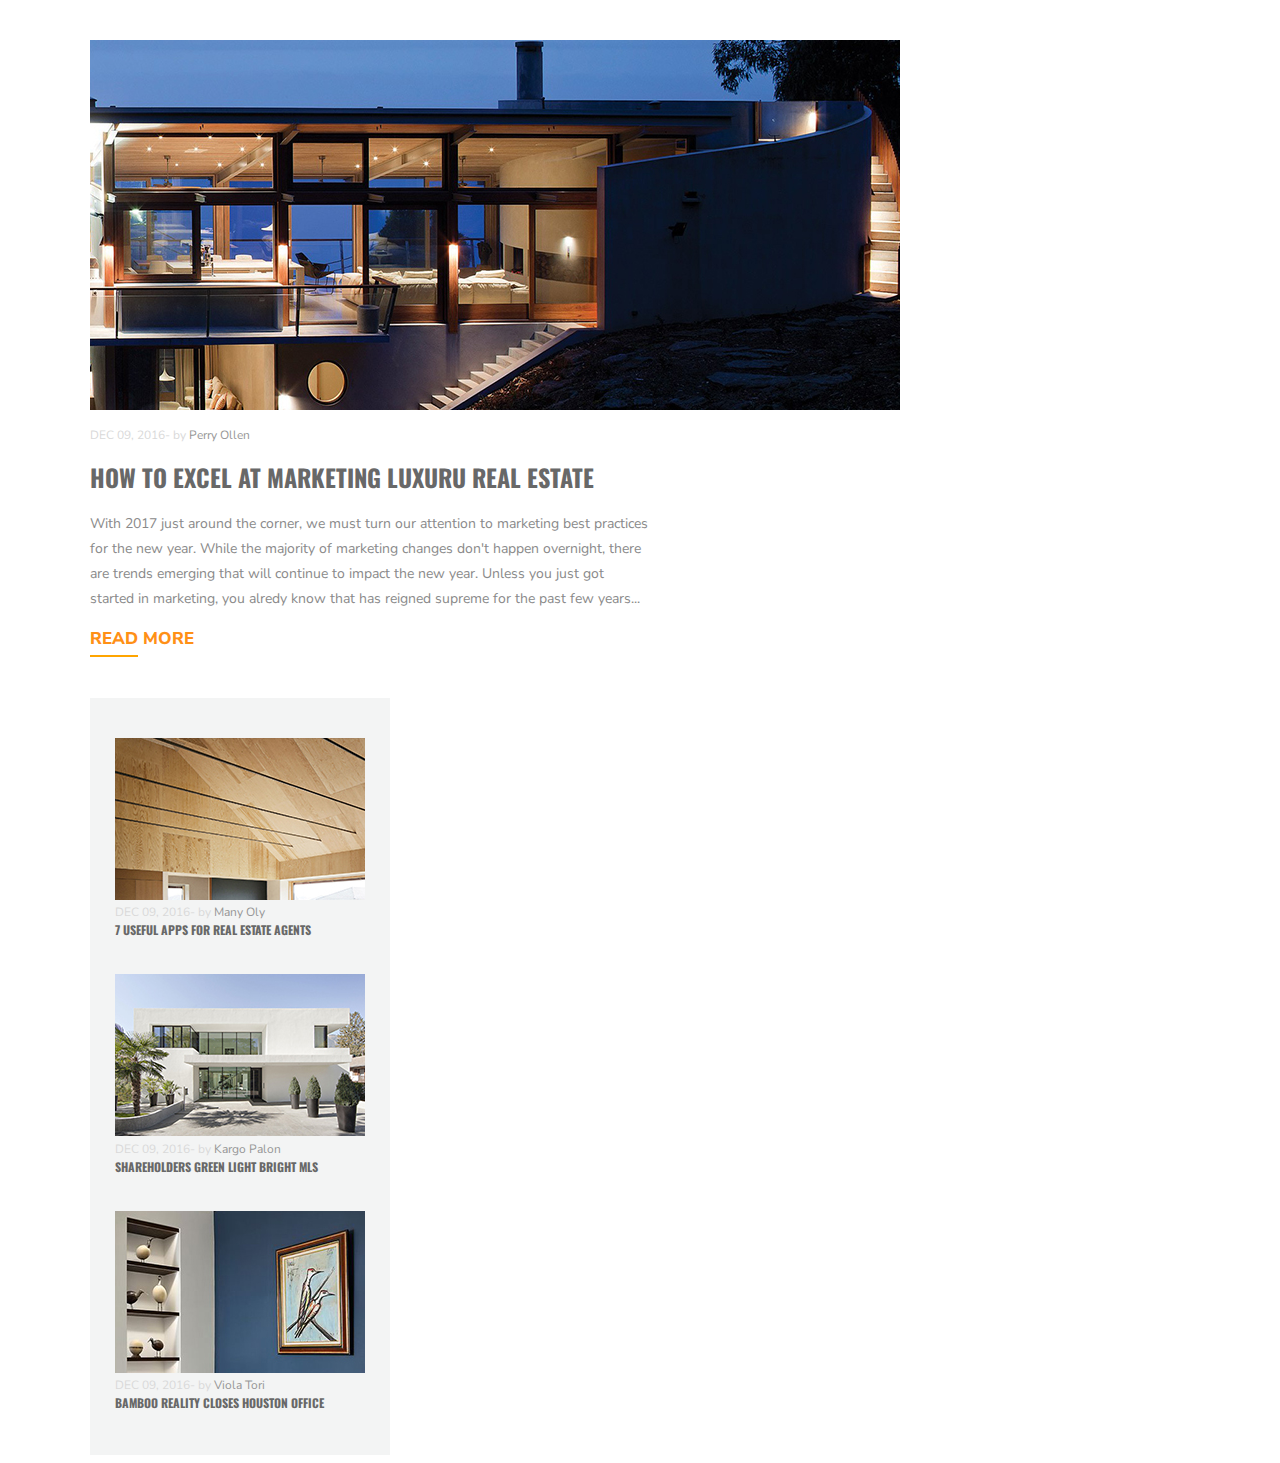
<file: Markup/Homeworks/Homework2/bonus (hw1)/bonus/index.html>
<!DOCTYPE html>
<html>
    <head>
        <link href="https://fonts.googleapis.com/css?family=Nunito+Sans|Oswald" rel="stylesheet">
        <link media= "all" rel="stylesheet" href="css/style.css">
        <meta name= "viewport" content="width=device-width">
    </head>
    <body>
        <div class="container">
            <div>
                <img src="img/img1.jpg" alt="Main picture">
                <p class="time"><time class="time gray">DEC 09, 2016</time><span class="time gray">- by</span> Perry Ollen </p>   
                <article>
                    <h1>HOW TO EXCEL AT MARKETING LUXURU REAL ESTATE</h1>
                    <p>
                        With 2017 just around the corner, we must turn our attention to marketing best practices for the new year. While the majority of marketing changes don't happen overnight, there are trends emerging that will continue to impact the new year. Unless you just got started in marketing, you alredy know that has reigned supreme for the past few years...
                    </p>
                    <a href="" class="orange"><span class="underlined">READ</span> MORE </a> 
                </article>
                <div class="block">
                    <ul>
                        <li>
                            <img src="img/img2.jpg" alt="firstpicture">
                            <p class="time"><time class="time gray">DEC 09, 2016</time><span class="time gray">- by</span> Many Oly </p>   
                            <h1>7 USEFUL APPS FOR REAL ESTATE AGENTS</h1>
                        </li>  
                        <li>
                            <img src="img/img3.jpg" alt="secondpicture">
                            <p class="time"><time class="time gray">DEC 09, 2016</time><span class="time gray">- by</span> Kargo Palon </p>   
                            <h1>SHAREHOLDERS GREEN LIGHT BRIGHT MLS</h1>
                        </li>
                        <li>
                            <img src="img/img4.jpg" alt="thirdpicture">
                            <p class="time"><time class="time gray">DEC 09, 2016</time><span class="time gray">- by</span> Viola Tori </p>   
                            <h1>BAMBOO REALITY CLOSES HOUSTON OFFICE</h1>
                        </li>

                    </ul>
                </div>
            </div>
        </div>
    </body>


</html>
</file>
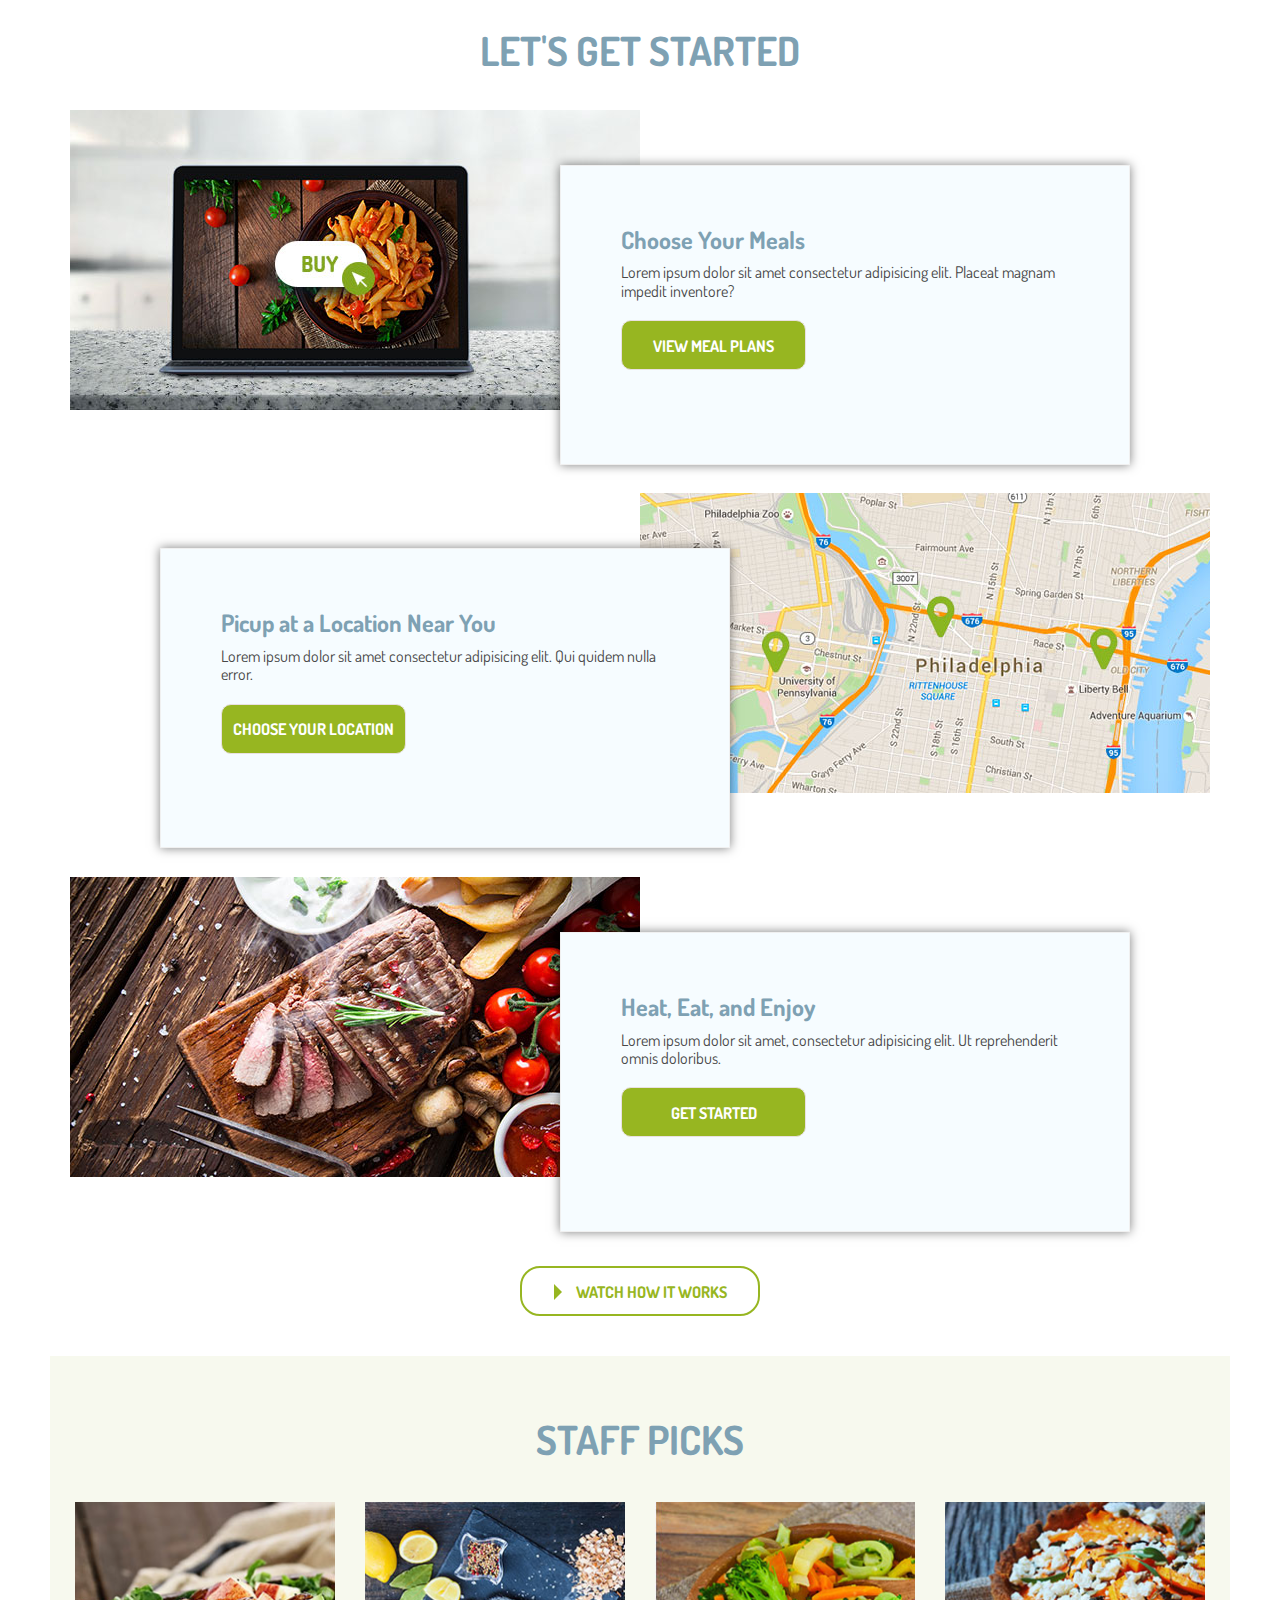
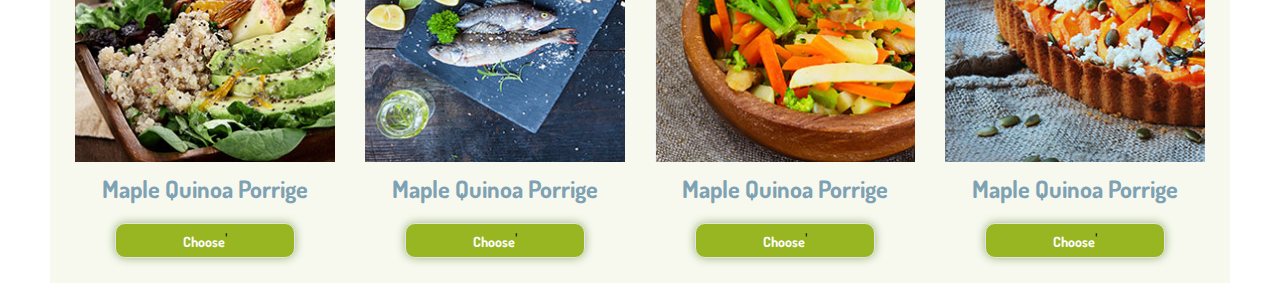
<file: Markup/Homeworks/Homework5/HW5 (Full)/Hw5/index.html>
<!DOCTYPE html>
<html>
    <head>
        <link rel="stylesheet" href="css/normalize.css">
        <link href="https://fonts.googleapis.com/css?family=Dosis:500,700" rel="stylesheet">
        <link media="all" href="css/style.css" rel="stylesheet">  
        <meta name="viewport" content="width=device-width, 
        initial-scale=1">
    </head>
    <body>
        <div class="wrapper">
            <main>
               <div class="start-screen">
                   <h1 class="header">Let's get started</h1>
               </div>
               <div class="interactive-block">
                    <div class="picture"><img src="img/grid-image-1.jpg" alt="computer-buy"></div>
                    <div class="block__text">
                        <h2 class="block__text_header">Choose Your Meals</h2>
                        <p class="text-part">Lorem ipsum dolor sit amet consectetur adipisicing elit. Placeat magnam impedit inventore?</p>
                        <button class="button"><a href="#">VIEW MEAL PLANS</a> </button>
                    </div>
                </div>
                <div class="interactive-block">
                    <div class="picture"><img src="img/grid-image-2.jpg" alt="map"></div>
                    <div class="block__text">
                        <h2 class="block__text_header">Picup at a Location Near You</h2>
                        <p class="text-part">Lorem ipsum dolor sit amet consectetur adipisicing elit. Qui quidem nulla error.</p>
                        <button class="button"><a href="#">CHOOSE YOUR LOCATION</a> </button>
                    </div>
                </div>
                <div class="interactive-block">
                    <div class="picture"><img src="img/grid-image-3.jpg" alt="meat"></div>
                    <div class="block__text">
                        <h2 class="block__text_header">Heat, Eat, and Enjoy</h2>
                        <p class="text-part">Lorem ipsum dolor sit amet, consectetur adipisicing elit. Ut reprehenderit omnis doloribus.</p>
                        <button class="button"><a href="#">GET STARTED</a> </button>
                    </div>
                </div>
                <button class="watch-how"> <div class="border arrow"></div> <a href="#"> WATCH HOW IT WORKS</a></button>
            </main>
            <aside class="staff-picks">
                    <div class="pick-block">
                        <h1 class="header words"><span>S</span><span>T</span><span>A</span><span>F</span><span>F</span><span> </span><span>P</span><span>I</span><span>C</span><span>K</span><span>S</span> </h1>
                        <div class="common-flex">
                        <div class="picks first">
                            <div class="pick">
                                <div class="descripted">
                                    <div class="staff-pick-pic"><img src="img/grid-image-5.jpg" alt="First-dish"> </div>
                                    <div class="hidden"><p>Quinoa, Grapessed Oil, <br>Almond Meal, Apples, Pea<br>Protein,Coconut milk</p></div>
                                </div>  
                                <h2 class="block__text_header">Maple Quinoa Porrige</h2>
                                <button class="button-last"><a href="#">Choose</a>'</button>
                            </div>
                            <div class="pick">
                                <div class="descripted">
                                    <div class="staff-pick-pic"><img src="img/grid-image-4.jpg" alt="First-dish"> </div>
                                    <div class="hidden"><p>Quinoa, Grapessed Oil, <br>Almond Meal, Apples, Pea<br>Protein,Coconut milk</p></div>
                                </div>  
                                <h2 class="block__text_header">Maple Quinoa Porrige</h2>
                                <button class="button-last"><a href="#">Choose</a>'</button>
                            </div>
                        </div>
                        <div class="picks second">
                            <div class="pick">
                                <div class="descripted">
                                    <div class="staff-pick-pic"><img src="img/grid-image-6.jpg" alt="First-dish"> </div>
                                    <div class="hidden"><p>Quinoa, Grapessed Oil, <br>Almond Meal, Apples, Pea<br>Protein,Coconut milk</p></div>
                                 </div>  
                                <h2 class="block__text_header">Maple Quinoa Porrige</h2>
                                <button class="button-last"><a href="#">Choose</a>'</button>
                            </div>
                            <div class="pick">
                                    <div class="descripted">
                                        <div class="staff-pick-pic"><img src="img/grid-image-7.jpg" alt="First-dish"> </div>
                                        <div class="hidden"><p>Quinoa, Grapessed Oil, <br>Almond Meal, Apples, Pea<br>Protein,Coconut milk</p></div>
                                     </div>  
                                <h2 class="block__text_header">Maple Quinoa Porrige</h2>
                                <button class="button-last"><a href="#">Choose</a>'</button>
                            </div>
                        </div>
                    </div>
                        </div>
                    </div>
            </aside>
        </div>
    </body>
</html>
</file>
<file: Markup/Homeworks/Homework1/HW1(markup)/css/main.css>
body
{
    font-family: Arial, sans-serif;
    background-color:#f6f6f6;
    width: 315px
}
#img1
{
    width: 100%
}
time
{
    color: #1b90cf;
    font-size: 12px
}
h1
{
    color: #1b90cf;
    font-size: 15px;
    line-height: 24px;
    font-weight: 700
}
main{
    padding-left: 17px;
    padding-top: 10px
}
.text
{
    color:#575756;
    font-size: 15px;
    line-height: 23px

}
#link1
{
    color: #1b90cf
}
button
{
    color: #ffffff;
    background-color: #1b90cf;
    font-weight: 700;
    height: 50px;
    width: 210px;
    border: none;
    letter-spacing: 1px
}
a
{
    text-decoration: underline
}
</file>
<file: Markup/Homeworks/Homework3/Additional1/css/style.css>
*,
*:before,
*:after {
box-sizing: border-box;
}

html {
    font-family: 'Vollkorn', serif;
    background-color: #fff;
    font-size: 25px;
    color: #fff;
    text-align: center;
}
.wrapper {
    position: relative;
    max-width: 750px;
    height: 100%;
    margin: 0 auto;
    background-color: #0d5825;
}
q {
    quotes: '\201C' '\201D';
}
.quote {
    padding: 100px 0;
}

.ace1 {
    max-width: 150px;
    transform: rotate(-25deg);
    position: relative;
    left: 100px;
    
}
.ace2 {
    max-width: 150px;
    transform: rotate(-10deg);
    position: relative;
    
}
.ace3 {
    max-width: 150px;
    transform: rotate(15deg);
    position: relative;
    right: 100px;
    top: 20px;
    
}
.three-cards {
    margin-bottom: 100px
}
.ace1:hover {
    transition: transform 0.5s ease;
    transform: translateY(-30px) rotate(-25deg)
}
.ace2:hover {
    transition: transform 0.5s ease;
    transform: translateY(-30px) rotate(-10deg)
}
.ace3:hover {
    transition: transform 0.5s ease;
    transform: translateY(-30px) rotate(15deg)
}
</file>
<file: Markup/Homeworks/Homework3/Additional2/css/style.css>
*,
*:before,
*:after {
box-sizing: border-box;
}


html {
    font-family: 'Vollkorn', serif;
    background-color: #fff;
    font-size: 16px;
    color: rgb(80, 79, 79);
    text-align: justify
}
.wrapper {
    position: relative;
    width: 500px;
    height: 100%;
    margin: 0 auto;
    background-color: rgb(182, 158, 53);
}

div{
    width: 224px;
    height: 200px;
    margin: 0;
    padding: 0;
}
.peshehod {
    position: absolute;
    background-image: url(../img/peshehod.png);
    background-size: cover;
    background-repeat: no-repeat;
    background-position: center center;
    top: 1.5rem;
    left: 1rem;
    z-index: 1;
}
.yama {
    position: absolute;
    background-image: url(../img/yama.png);
    background-size: cover;
    background-repeat: no-repeat;
    background-position: center center;
    top: 6.5rem;
    left: 6rem;
    z-index: 2;
}
.dorozhnie-raboti {
    position: absolute;
    background-image: url(../img/dor-rab.png);
    background-size: cover;
    background-repeat: no-repeat;
    background-position: center center;
    top: 11.5rem;
    left: 11rem;
    z-index: 3;
}
.zanos {
    position: absolute;
    background-image: url(../img/zanos.png);
    background-size: cover;
    background-repeat: no-repeat;
    background-position: center center;
    top: 16.5rem;
    left: 16rem;
    z-index: 4;
}
.discr {
    position: absolute;
    display: none;
}
.show:hover {
    z-index: 10;
}

.show:hover .discr {
    display: block;
    width: 400px;
    height: 250px;
    border: 1px solid black;
    background-color: rgb(221, 221, 221);
    padding: 5px;
}
</file>
<file: Markup/Homeworks/Homework3/Required/css/style.css>
*,
*:before,
*:after {
box-sizing: border-box;
}

html {
    font-family: 'Open Sans', sans-serif;
    background-color: #fff;
    text-align: justify;
    line-height: 1.4rem;
}
.wrapper {
    position: relative;
    max-width: 1050px;
    height: 100%;
    margin: 0 auto;
    background-color: rgb(248, 248, 248);
}
.only {
    padding: 40px;
}
.first-image {
    float: left;
    margin: 0 40px 0 0;
}
.blue {
    color: blue;
    font-style: italic;
    font-weight: 700;
}
.special {
    color: green;
    font-weight: 700;

}
.second-image {
    float: right;
    margin: 0 0 0 40px;
    
}
</file>
<file: Markup/Homeworks/Homework4/homework4/css/style.css>
*,
*:before,
*:after {
box-sizing: border-box;
}

html {
    font-family: 'Lora', serif;
    font-size: 16px;
    text-align: center
}

.wrapper {
    max-width: 1600px;
    background-color: #fff;
    margin: 0 auto;
}
.main-header {
    background-color: #d3b714;
    height: 100px;
    padding: 20px;
    display: flex;
    justify-content: space-between;
    
}

.items {
    list-style: none;
    display: flex;
}
.items a{
    color: #000;
    text-decoration: none;
    font-weight: 700;
    margin: 0 10px;
}
.content {
    padding: 20px;
}

.text {
    padding: 10px 30px;
}
.cards {
    display: flex;
    flex-wrap: wrap;
    align-items: stretch;
    justify-content: space-around;
}
.card-solo {
    display: flex;
    flex-direction: column;
    align-items: center;
    justify-content: space-between;
    height: 405px;
    width: 335px;
    border: 1px solid #000;
    border-radius: 15px;
    padding: 15px 25px;
    margin-bottom: 20px;
}
.block-wrapper {
    display: flex;
    flex-direction: column;
    align-items: center;
}

h1 {
    text-transform: uppercase;
}
.picture{
    background-image: url(../img/lake.jpg);
    background-size: cover;
    width: 140px;
    height: 140px;
    border-radius: 50%;
    border: 15px solid #c7b7b7;
}
h2 {
    font-size: 16px;
}

.go{
    background-color: #685174;
    border: none;
    border-radius: 20px;
    height: 32px;
    width: 60px;
}
.go a{
    color: #fff;
    font-weight: 700;
    text-decoration: none;
}
aside {
    padding: 15px 10px;
    flex-basis: 20%;
    font-weight: 700;
}
.left {
    background-color: #c798b8;
    order: -1;
}
.right {
    background-color: #9cb0c7;
}
.main-footer {
    background-color: #85eb85;
    height: 50px;
    padding: 10px 0;
    font-weight: 700;
}
.container {
    display: flex;
    justify-content: space-between;
    align-items: stretch;
}
</file>
<file: Markup/Homeworks/Homework5/Hw5/css/style.css>
*,
*:before,
*:after {
box-sizing: border-box;
}

html {
    font-family: 'Dosis', sans-serif;
    font-size: 18px;
}

body {
    margin-top: 20px;
}
.wrapper {
    width: 320px;
    background-color: #fff;
    margin: 0 auto;
    position: relative;
}
.header {
    text-transform: uppercase;
    font-size: 24px;
    font-weight: 700;
    color: #7ea1b3;
    text-align: center;
}
.interactive-block {
    display: block;
    margin: 0 auto;
    position: relative;
}
.picture {
    display: block;
    margin: 0 auto; 
}

.picture img {
    width: 100%;
    border-radius: 20px;
}
.block__text {
    padding: 10px;
    border: 1px solid rgb(240, 240, 240);
    width: 100%;
    margin: 5px auto 30px;
    color: #f6fcff;
    box-shadow: 0 0 10px rgba(0, 0, 0, 0.5);
    
}
.block__text_header {
    font-size: 20px;
    font-weight: 700;
    color: #7ea1b3;
    margin: 5px 0;
}
.text-part {
    font-size: 16px;
    color: rgb(71, 71, 71);
    margin: 0;
}
.button {
    position: absolute;
    background-color: #97b621;
    border: 1px solid rgb(233, 225, 225);
    border-radius: 10px;
    padding: 5px 10px;
    margin-top: 10px;
    width: 185px;
    left: calc((320px - 195px) / 2);
    bottom:-25px;
    z-index: 2;
    
}
.button a{
    color: #fff;
    font-weight: 700;
    text-decoration: none;
    font-size: 14px;
}
.watch-how {
    border: 2px solid #97b621;
    background-color: #fff;
    padding: 5px 10px;
    border-radius: 10px;
    margin: 20px 63px;
}
.watch-how a {
    text-decoration: none;
    color: #97b621;
    font-weight: 700;
    font-size: 14px;
}

.border {
    width: 0;
    height: 0; 
    border: 5px solid transparent;
    margin: 5px 10px 0;
    display: inline-block;
}
.arrow {
    border-left-color: #97b621;
    border-right: 0;
}

.pick-block {
    background-color: #f7f9ee;
    padding-top: 10px;
}

.pick {
    display: block;
    width: 200px;
    margin: 10px auto;
}

.staff-pick-pic img{
    width: 200px;
    height: 200px;
}
.button-last {
    display: block;
    background-color: #97b621;
    border: 1px solid rgb(233, 225, 225);
    border-radius: 10px;
    padding: 5px 10px;
    margin: 0 auto;
    width: 80px;
}
.button-last a {
    color: #fff;
    font-weight: 700;
    text-decoration: none;
    font-size: 14px;
}

@media (min-width: 767px) {
    .wrapper {
        width: 768px;
        margin: 0;
        padding: 0;

    }
    .header {
        font-size: 40px;
    }
    .picture img {
        width: 570px;
        height: 300px;
        border-radius: 0;
    }
    .picture {
        margin-left: 20px;
    }
}
</file>
<file: Markup/Homeworks/Homework6/Homework6/css/style.css>
*,
*:before,
*:after {
box-sizing: border-box;
}

  @font-face {
    font-family: 'icomoon';
    src:  url('../fonts/icomoon.eot?2fbl1n');
    src:  url('../fonts/icomoon.eot?2fbl1n#iefix') format('embedded-opentype'),
      url('../fonts/icomoon.ttf?2fbl1n') format('truetype'),
      url('../fonts/icomoon.woff?2fbl1n') format('woff'),
      url('../fonts/icomoon.svg?2fbl1n#icomoon') format('svg');
    font-weight: normal;
    font-style: normal;
  }
  
  [class^="icon-"], [class*=" icon-"] {
    /* use !important to prevent issues with browser extensions that change fonts */
    font-family: 'icomoon' !important;
    /* speak: none; */
    font-style: normal;
    font-weight: normal;
    font-variant: normal;
    text-transform: none;
    line-height: 1;
  
    /* Better Font Rendering =========== */
    -webkit-font-smoothing: antialiased;
    -moz-osx-font-smoothing: grayscale;
  }
  
  .icon-check:before {
    content: "\f00c";
  }
  .icon-angle-down:before {
    content: "\f107";
  }

  

html {
    font-family: 'Dosis', sans-serif;
    font-size: 24px;
}

.wrapper {
    width: 740px;
    margin: 0px auto;
    padding-top: 40px;
}

.form {
  border-bottom: 2px solid #ebebeb;
}
.red-text {
    color: #e16e69;
    font-weight: 700;
}
.line-input {
    width: 740px;
    height: 55px;
    background-color: #ebebeb;
    color: #000; 
    padding: 10px 20px;;
    border: none;
    margin-top: 15px;
    margin-bottom: 30px;
    font-family: serif;
}
input::-moz-placeholder { color: #000; }
input::-webkit-input-placeholder { color: #000; }

.just-text {
    font-weight: 700;
}
#profil {
    width: 740px;
    height: 55px;
    background-color: #ebebeb;
    color: #000; 
    padding: 10px 20px;;
    border: none;
    margin-top: 15px;
    margin-bottom: 30px;
    font-family: serif;
}
select {
    -webkit-appearance: none;
    -moz-appearance: none;
    appearance: none;
  }
.object {
    display: block;
}

.icon-angle-down:before {
    content: "\f107";
    font-size: 32px;
    position: relative;
    left: 700px;
    bottom: 68px;
  }

#txt {
    width: 740px;
    height: 150px;
    background-color: #ebebeb;
    color: #000; 
    padding: 10px 20px;;
    border: none;
    margin-top: 15px;
    margin-bottom: 30px;
    resize: none;
    font-family: serif;
}
textarea::-moz-placeholder { color: #000; }
textarea::-webkit-input-placeholder { color: #000; }

.contain {
  font-family: serif;
  display: block;
  position: relative;
  padding-left: 35px;
  margin-bottom: 12px;
  font-size: 22px;
  -webkit-user-select: none;
  -moz-user-select: none;
  -ms-user-select: none;
  user-select: none;
}
.contain .check {
  position: absolute;
  opacity: 0;
  height: 0;
  width: 0;
}
.mark {
  position: absolute;
  top: 0;
  left: 0;
  height: 25px;
  width: 25px;
  background-color: #ebebeb;
}
.contain:hover .check ~ .mark {
  background-color: #ccc;
}
.contain .check:checked ~ .mark {
  background-color: darkgray;
}
.mark:after {
  content: "";
  position: absolute;
  display: none;
}
.contain .check:checked ~ .mark:after {
  display: block;
}
.contain .mark:after{
  left: 7px;
  top: 4px;
  width: 10px;
  height: 17px;
  border: solid white;
  border-width: 0 3px 3px 0;
  -webkit-transform: rotate(40deg);
  -ms-transform: rotate(40deg);
  transform: rotate(40deg);
}

.down-text{
  font-size: 16px;
  margin: 50px 0 20px;
}
.button-container {
  display: block; 
  width: 740px;
  height: 150px;
  position: relative;
}
.envoyer {
  position: relative;
  left: 592px;
  top: 0;
  margin-top: 20px;
  background-color: #e16e69;
  border: 5px solid #e4655e;
  border-radius: 40px;
  padding: 5px 35px;
}
.envoyer a {
  text-decoration: none;
  color: #fff;
  font-size: 14px;
  font-weight: 700;
  padding: 0;
  margin: 0;
}
.icon-box{
  display: flex;
  width: 140px;
  height: 140px;
  flex-wrap: wrap;
  flex-shrink: 0;
}
.img {
  margin: 5px;
  padding: 0;
  width: 60px;
  height: 60px;
  border-radius: 50%;
  background-size: cover;
}

.facebook-icon {
  background-image: url("../img/fb.png");
}
.instagram-icon {
  background-image: url("../img/insta.png");
}
.linkedin-icon {
  background-image: url("../img/linked.png");
}
.youtube-icon {
  background-image: url("../img/tube.png");
}
</file>
<file: Markup/Homeworks/module/FinalProject/css/style.css>
*,
*::before,
*::after {
	box-sizing: border-box;
}
 html {
 	font-family: 'Open Sans', sans-serif;
 }
 .container {
 	max-width: 1140px;
 	margin: 0 auto;
 }

.main-header {
	min-height: 418px;
	width: auto;
	position: relative;
}

.header-descripted {
	display: block;
	position: relative;
	background-color: rgba(0, 159, 227, 0.68);
	z-index: 1;
	font-size: 36px;
	line-height: 45px;
	font-weight: 300;
	letter-spacing: 0.12em;
	width: 50%;
	height: 40%;
	padding: 48px;
	top: 110px;

}

.header-text {
	padding: 0;
	margin: 0;
	color: #fff;
	text-transform: uppercase;
}
.article-header {
	font-size: 24px;
	line-height: 24px;
	font-weight: 300;
	letter-spacing: 0.12em;
	color: rgba(0, 0, 0, 0.87);
	margin: 10px 25px;

}
.article-text {
	font-size: 15px;
	line-height: 24px;
	font-weight: 300;
	letter-spacing: 0;
	color: rgba(0, 0, 0, 0.57);
	margin: 10px 25px;
}

.data {
	font-size: 15px;
	line-height: 16px;
	font-weight: 300;
	letter-spacing: 0.12em;
	color: #fff;
	margin: 10px 25px;
}
.extra-header {
	font-size: 16px;
	line-height: 16px;
	font-weight: 300;
	letter-spacing: 0.12em;
	color: rgba(255, 255, 255, 0.7);
	text-transform: uppercase;
	margin: 10px 25px;
}
.white {
	color: white;
}
.special-white {
	color: rgba(255, 255, 255, 0.7);
}
</file>
<file: Markup/Homeworks/module/lately-Finished/css/style.css>
*,
*::before,
*::after {
	box-sizing: border-box;
}
 html {
 	font-family: 'Open Sans', sans-serif;
 }
 .container {
 	max-width: 1140px;
 	margin: 40px auto 0;
 }
.list {
	margin: 0 28px; 
}
.list a{
	font-size: 16px;
	line-height: 17px;
	font-weight: 300;
	letter-spacing: -0.025em;
}
.last {
	margin: 0 0 0 28px;
}
.main-header {
	min-height: 418px;
	width: auto;
	position: relative;
}

.header-descripted {
	display: block;
	position: relative;
	background-color: rgba(0, 159, 227, 0.68);
	z-index: 1;
	font-size: 36px;
	line-height: 45px;
	font-weight: 300;
	letter-spacing: 0.12em;
	width: 50%;
	height: 40%;
	padding: 48px;
	top: 110px;

}

.header-text {
	padding: 0;
	margin: 0;
	color: #fff;
	text-transform: uppercase;
}
.article-header {
	font-size: 24px;
	line-height: 24px;
	font-weight: 300;
	letter-spacing: 0.12em;
	color: rgba(0, 0, 0, 0.87);
	margin: 10px 25px;

}
.article-text {
	font-size: 15px;
	line-height: 24px;
	font-weight: 300;
	letter-spacing: 0;
	color: rgba(0, 0, 0, 0.57);
	margin: 10px 25px;
	padding-right: 30px;
}

.data {
	font-size: 15px;
	line-height: 16px;
	font-weight: 300;
	letter-spacing: 0.12em;
	color: #fff;
	margin: 10px 25px;
}
.extra-header {
	font-size: 16px;
	line-height: 16px;
	font-weight: 300;
	letter-spacing: 0.12em;
	color: rgba(255, 255, 255, 0.7);
	text-transform: uppercase;
	margin: 10px 25px;
}
.white {
	color: white;
}
.special-white {
	color: rgba(255, 255, 255, 0.7);
}
.orange-block{
	background-color: #f39200;
	padding-bottom: 30px;
}
.correction {
	margin-top: -2px;
}
.read-more-button {
	background-color: transparent;
	border: 1px solid #fff;
	border-radius: 2px;
}
.read-more-button a{
	color: #fff;
	font-size: 14px;
	font-weight: 300;
	line-height: 20px;
}
.read-more-button:hover a{
	color: rgb(160, 160, 160);
	text-decoration: none;
	
}
.read-more-button:hover {
	background-color: rgba(255, 255, 255, 0.753);
}
.pictures-block {
	width: 1140px;
}

.image1{ 
	background-image: url('../images/content-image-1.jpg');
	width: 50%;
	height: 240px;
	position: relative;
}
.image2{ 
	background-image: url('../images/content-image-2.jpg');
	width: 50%;
	height: 240px;
	position: relative;
}
.image3{ 
	background-image: url('../images/content-image-3.jpg');
	width: 50%;
	height: 240px;
	position: relative;
}
.image4{ 
	background-image: url('../images/content-image-4.jpg');
	min-width: 50%;
	min-height: 240px;
	position: relative;
}
.description-button {
	position: relative;
	height: 38px;
	top: calc(100% - 50px);
	background-color: rgba(0, 159, 227, 0.9);
	border: none;
}
.description-button a {
	font-size: 18px;
	line-height: 18px;
	font-weight: 300;
	letter-spacing: 0.12em;
	color: rgba(255, 255, 255, 0.87);
	padding: 2px 38px;
}

.description-button:hover a {
	text-decoration: none;
	color: rgba(0, 0, 0, 0.87);
}
.description-button:hover {
	background-color: rgba(255, 174, 0, 0.727);
}

@media (max-width: 1200px) {
	.list {
		margin: 0 10px; 
	}
	.list a {
		font-size: 14px;
		line-height: 15px;
	}
}

@media (max-width: 768px) {
	.list {
		border-bottom: 2px solid rgba(0, 0, 0, 0.07);
	}
	.header-descripted {
		font-size: 24px;
		line-height: 30px;	
	}
	.downed-text {
		margin-bottom: 40px;
	}
	.orange-block{
		background-color: #ffbb0133;
		padding-bottom: 0;
	}
	.data {
		color: rgb(44, 40, 36);
	}
	.extra-header {
		color: rgb(44, 40, 36);
	}
	.white {
		color: rgb(44, 40, 36);
	}
	.special-white {
		color: rgb(44, 40, 36);
	}
	.read-more-button {
		background-color: transparent;
		border: 1px solid rgb(39, 30, 24);
		border-radius: 2px;
	}
	.read-more-button a{
		color: rgb(77, 57, 39);
		font-size: 18px;
		font-weight: 300;
		line-height: 24px;
	}
	.description-button {
		width: 100%;
		top: calc(100% - 38px);
		border: 1px solid lightgray;

	}
	.description-button a {
		padding: 2px 10px;
	}
	.correction {
		margin-top: 0;
	}
}
@media (max-width: 420px) {
	.header-descripted {
		width: 100%;
		height: 20%;
		top: 0;
		background-color: rgba(0, 159, 227, 0.38);
	}
	.article-text {
		margin-right: 0;
	}
}
</file>
<file: Markup/Homeworks/Homework2/Aditional/hw2.2/css/style.css>
:root
{
    --headColor: #646464;
    --headFontSize: 50px;
    --introSize: 20px;
    --head2Size: 26px;
    --blockColor: #ebf5f5;
    --textSize2: 16px;
    --colorLink: #3075b8;
    --weightB: 800;
    --colorLast: #f7862a;
    --borderColor: #e5e5e5;
    
}
html
{
    font-family: 'Open Sans', sans-serif;
    color: #646464
}
.maket
{
    width: 1900px;
    height: 100%;
    margin: 0 auto;
    background-color: #ebf0f5;
}
.wrap
{
    width: 1294px;
    height: 100%;
    margin: 0 auto;
    background-color: #fff;
}
.textBox
{
    width: 850px;
    height: 100%;
    margin: 0 auto;
}
header
{
    text-align: center;
    color: var(--headColor);
    font-size: var(--headFontSize);
    padding: 0.8em 2em;
    line-height: 1.2em

}
.intro
{
    font-size: var(--introSize);
    padding: 2em 0.5em;
}
.facts
{
    background-color: var(--blockColor);
    font-size: var(--textSize2);
    line-height: 1em;
    padding: 2em 1.5em 2em 0.5em;
}
h1
{
    font-size: var(--head2Size);
    text-align: center;
    font-weight: 400;
    padding-bottom: 1em;
}
li
{
padding: 1em 0;
}
.containerText
{
    border-top: 1px solid;
    border-color: var(--borderColor);
    padding: 2em 0;
    margin: 3em 0 0 0;
    
}
.containerLink
{
    border-top: 1px solid;
    border-bottom: 1px solid;
    border-color: var(--borderColor);
    padding: 1em 0;
    margin: 0 0 2em 0;
}
a
{
    color: var(--colorLink);
    font-weight: var(--weightB);
    text-decoration: none
}
img
{
    width: 100%;
    margin: 2em 0;
}
.orange
{
    color: var(--colorLast);
    font-size: var(--head2Size);
    text-align: center;
    padding: 0 2em;
    line-height: 40px;
}
.containerLink2
{
    border-top: 1px solid;
    border-color: var(--borderColor);
    padding: 1em 0;
    margin: 0;
}
</file>
<file: Markup/Homeworks/Homework2/bonus (hw1)/bonus/css/style.css>
:root
{
    --nunito: 'Nunito Sans', sans-serif;
    --osw: 'Oswald', sans-serif;
}
html
{
font-family: 'Nunito Sans', sans-serif;
font-family: 'Oswald', sans-serif;
background-color: #fff;
}
.container
{
    width: 1100px;
    height: 100%;
    margin: 0 auto;
}
.time
{
    font-family: var(--nunito);
    color: #969696;
    font-size: 12px;
}

.gray
{
    color: #d9d9d9;
}

h1
{
    font-family: var(--osw);
    font-weight: 800;
    color: #686868;
    font-size: 24px;
}

article > p
{
    width: 560px;
    height: 100%;
    font-family: var(--nunito);
    font-size: 14px;
    color: #8a8a8a;
    line-height: 25px;
}
.orange
{
    color: #ff9016;
    font-family: var(--nunito);
    font-size: 17px;
    font-weight: 800;
}
ul
{
    list-style-type: none;
    padding: 0.5em 1.55em;
}
.block
{
    background-color: #f3f4f4;
    width: 300px;
    margin: 3em 0 0 0;
    padding: 0 0 1em 0;
    
}
li > h1
{
    font-size: 12px;
    line-height: 12px;
    margin: 0.5em 0;
}
li > p
{
    margin: 0.1em 0;
    line-height: 12px;
}
img
{
    margin: 2em 0 0 0;
}
.underlined
{
    text-decoration: none;
    padding-bottom: 5px;
    border-bottom: 2px solid orange;
}
a
{
    text-decoration: none;
}
</file>
<file: Markup/Homeworks/Homework5/HW5 (Full)/Hw5/css/style.css>
*,
*:before,
*:after {
box-sizing: border-box;
}

html {
    font-family: 'Dosis', sans-serif;
    font-size: 18px;
}

body {
    margin-top: 20px;
}
.wrapper {
    width: 320px;
    background-color: #fff;
    margin: 0 auto;
    position: relative;
}
.header {
    text-transform: uppercase;
    font-size: 24px;
    font-weight: 700;
    color: #7ea1b3;
    text-align: center;
}
.interactive-block {
    display: block;
    margin: 0 auto;
    position: relative;
}
.picture {
    display: block;
    margin: 0 auto; 
}

.picture img {
    width: 100%;
    border-radius: 20px;
}
.block__text {
    padding: 10px;
    border: 1px solid rgb(240, 240, 240);
    width: 100%;
    margin: 5px auto 30px;
    background-color: #f6fcff;
    box-shadow: 0 0 10px rgba(0, 0, 0, 0.5);
    
}
.block__text_header {
    font-size: 20px;
    font-weight: 700;
    color: #7ea1b3;
    margin: 5px 0;
}
.text-part {
    font-size: 16px;
    color: rgb(71, 71, 71);
    margin: 0;
}
.button {
    position: absolute;
    background-color: #97b621;
    border: 1px solid rgb(233, 225, 225);
    border-radius: 10px;
    padding: 5px 10px;
    margin-top: 10px;
    width: 185px;
    left: calc((320px - 195px) / 2);
    bottom:-25px;
    z-index: 2;
    
}
.button a{
    color: #fff;
    font-weight: 700;
    text-decoration: none;
    font-size: 14px;
}
.watch-how {
    border: 2px solid #97b621;
    background-color: #fff;
    padding: 5px 10px;
    border-radius: 10px;
    margin: 20px 63px;
}
.watch-how a {
    text-decoration: none;
    color: #97b621;
    font-weight: 700;
    font-size: 14px;
}

.border {
    width: 0;
    height: 0; 
    border: 5px solid transparent;
    margin: 5px 10px 0;
    display: inline-block;
}
.arrow {
    border-left-color: #97b621;
    border-right: 0;
}

.pick-block {
    background-color: #f7f9ee;
    padding-top: 10px;
}

.pick {
    display: block;
    width: 200px;
    margin: 10px auto;
}

.staff-pick-pic img{
    width: 200px;
    height: 200px;
    position: relative;
}
.button-last {
    display: block;
    background-color: #97b621;
    border: 1px solid rgb(233, 225, 225);
    border-radius: 10px;
    padding: 5px 10px;
    margin: 0 auto;
    width: 80px;
    box-shadow: 0 0 10px rgba(48, 104, 2, 0.479);
}
.button-last a {
    color: #fff;
    font-weight: 700;
    text-decoration: none;
    font-size: 14px;
}
.descripted {
    position: relative;
}
.hidden {
    position: absolute;
    background-color: rgba(17, 54, 78, 0.575);
    width: 260px;
    height: 260px;
    bottom: 2px;
    padding-top: 75px;
    display: none;
}
.hidden p{
    text-align: center;
    color: #fff;
    line-height: 28px;
}

@media (min-width: 767px) {
    .wrapper {
        width: 768px;
        margin: 0 auto;
        padding: 0;

    }
    .interactive-block{
        display: flex;
    }
    .interactive-block:nth-child(odd){
        flex-direction: row-reverse;
    }
    .interactive-block:nth-child(odd) .block__text{
        left: 5px;
        
    }
    .header {
        font-size: 40px;
    }
    .picture img {
        width: 570px;
        height: 300px;
        border-radius: 0;
    }
    .picture {
        margin: 10px 20px 70px;
    }
    .block__text {
        position: absolute;
        width: 400px;
        height: 200px;
        left: 350px;
        top: 150px;
        margin: 15px 10px;
    }
    .button {
        position: relative;
        width: 185px;
        height: 50px;
        left: 0;
        bottom: 0;
        margin: 10px;
        
    }
    .button a{
        font-size: 16px;
    }
    .block__text_header {
        font-size: 24px;
        margin: 10px;
    }
    .text-part {
        font-size: 16px;
        margin: 10px;

    }
    .watch-how {
        display: block;
        width: 240px;
        height: 50px;
        padding: 5px;
        border-radius: 20px;
        margin: 15px auto 40px;
    }
    .watch-how a {
        font-size: 16px;
    }
    .border{
        border: 8px solid transparent;
        margin-bottom: -2px;
        margin-left: 0;
    }
    .arrow {
        border-left-color: #97b621;
        border-right: 0;
    }
    .staff-pick {
        position: relative;
    }
    .pick-block {
        display: flex;
        flex-direction: column;
        padding: 25px 10px 0;
        flex-wrap: wrap;
        
    }
    .pick {
        margin: 25px 60px;
        width: 260px;
    }
    .picks {
        display: flex;
    }
    .pick .block__text_header {
        font-size: 24px;
        margin-left: 0;
    }
    .words {
        border: 2px dotted #7ea1b3;
        border-radius: 10px 25px;
        margin: 10px 45px;
        order: 0;
        align-self: center;
        padding: 10px 15px;
    }
    .first {
        order: -1;
    }
    .staff-pick-pic img{
        width: 260px;
        height: 260px;
        margin-top: 20px;
    }
    .button-last{
            display: inline-block;
            margin-top: 10px;
            width: 180px;
            height: 35px;
    }
}
@media (min-width: 1180px) {
    .wrapper {
        width: 1180px;
        margin: 0 auto;
        padding: 0;
    }
    .pick-block {
        display: block;
        padding-bottom: 25px;
    }
    .pick {
        display: flex;
        flex-direction: column;
        justify-content: center;
        margin: 0 15px;
    }
    .common-flex {
        display: flex;
    }  
    .pick-block {
        padding-top: 40px;
    }
    .words {
        border: none;
    }
    .pick .block__text_header {
        display: block;
        margin: 10px auto;
    }
    .block__text {
        position: absolute;
        width: 570px;
        height: 300px;
        left: 500px;
        top: 50px;
        padding: 50px 50px;
       
    }
    .interactive-block:nth-child(odd) .block__text{
        left: 100px;    
    }
    .descripted:hover .hidden{
        display: block;
    }
}
</file>
